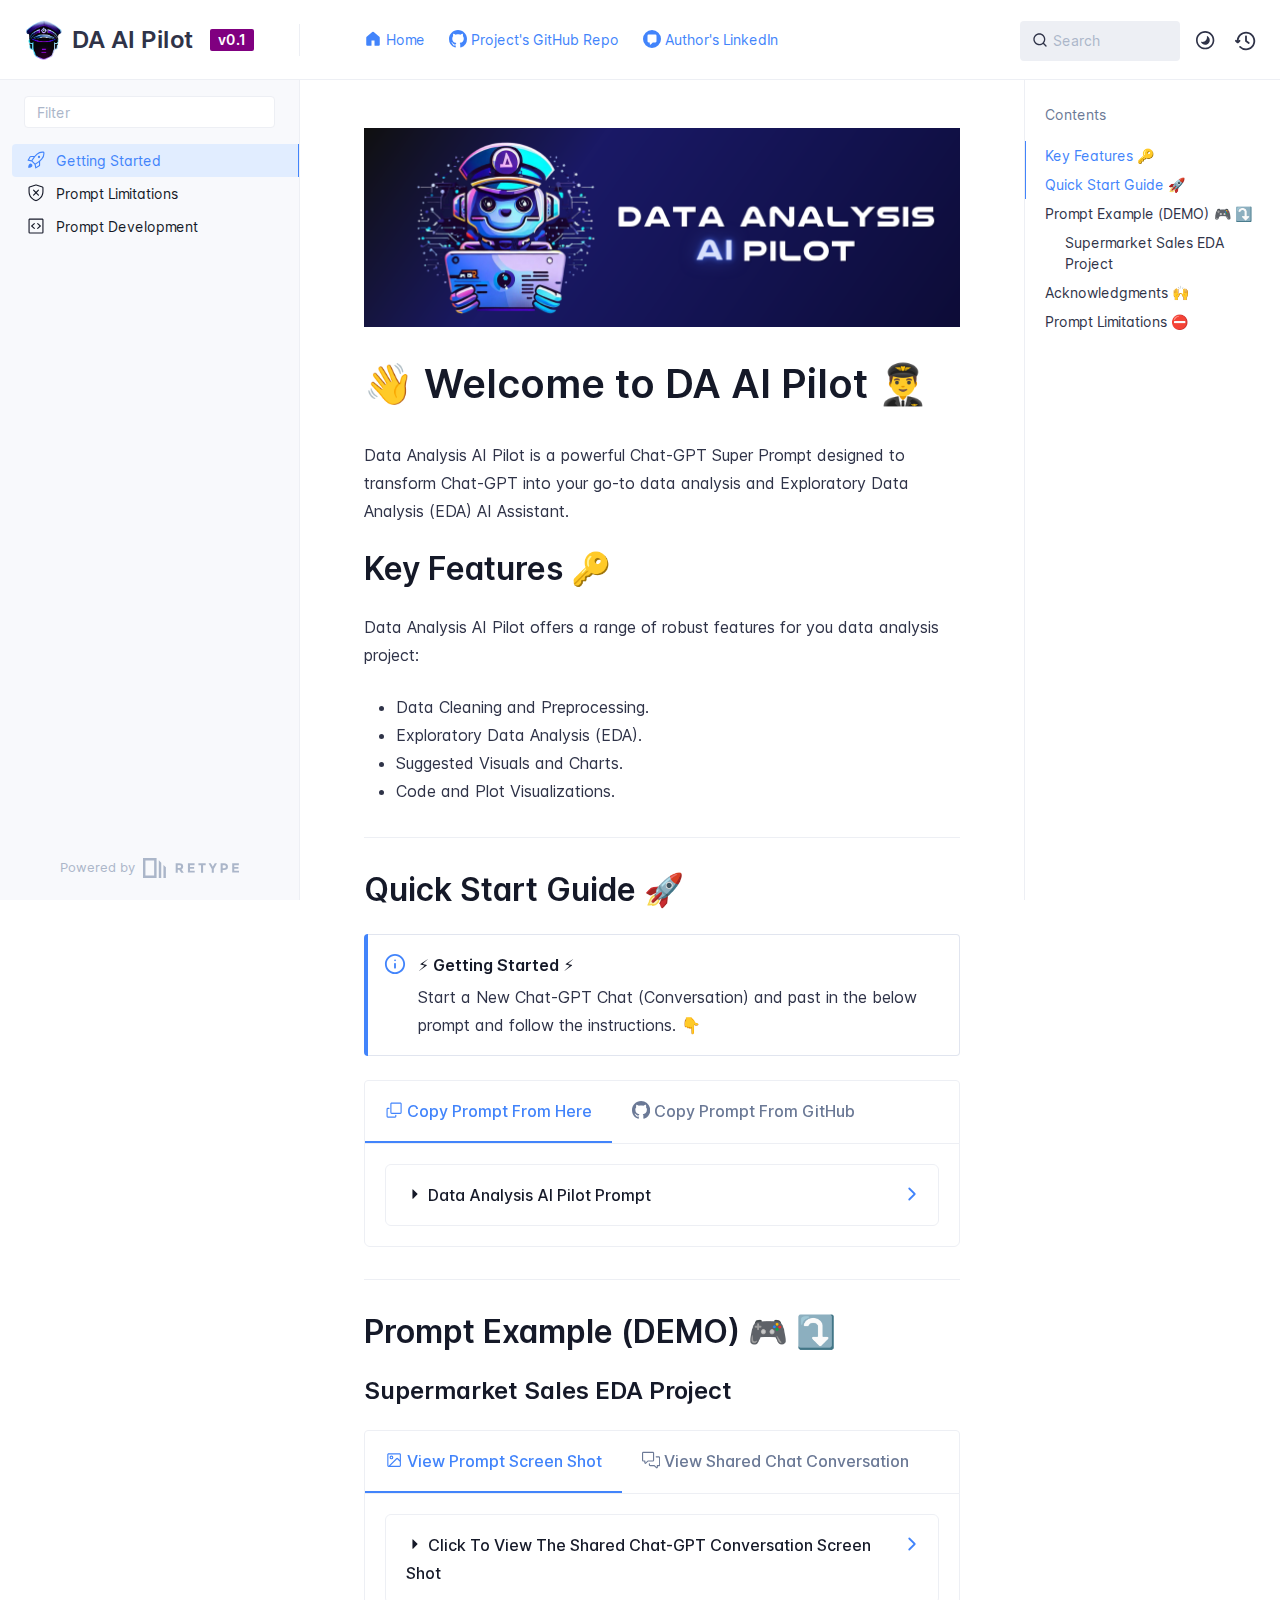
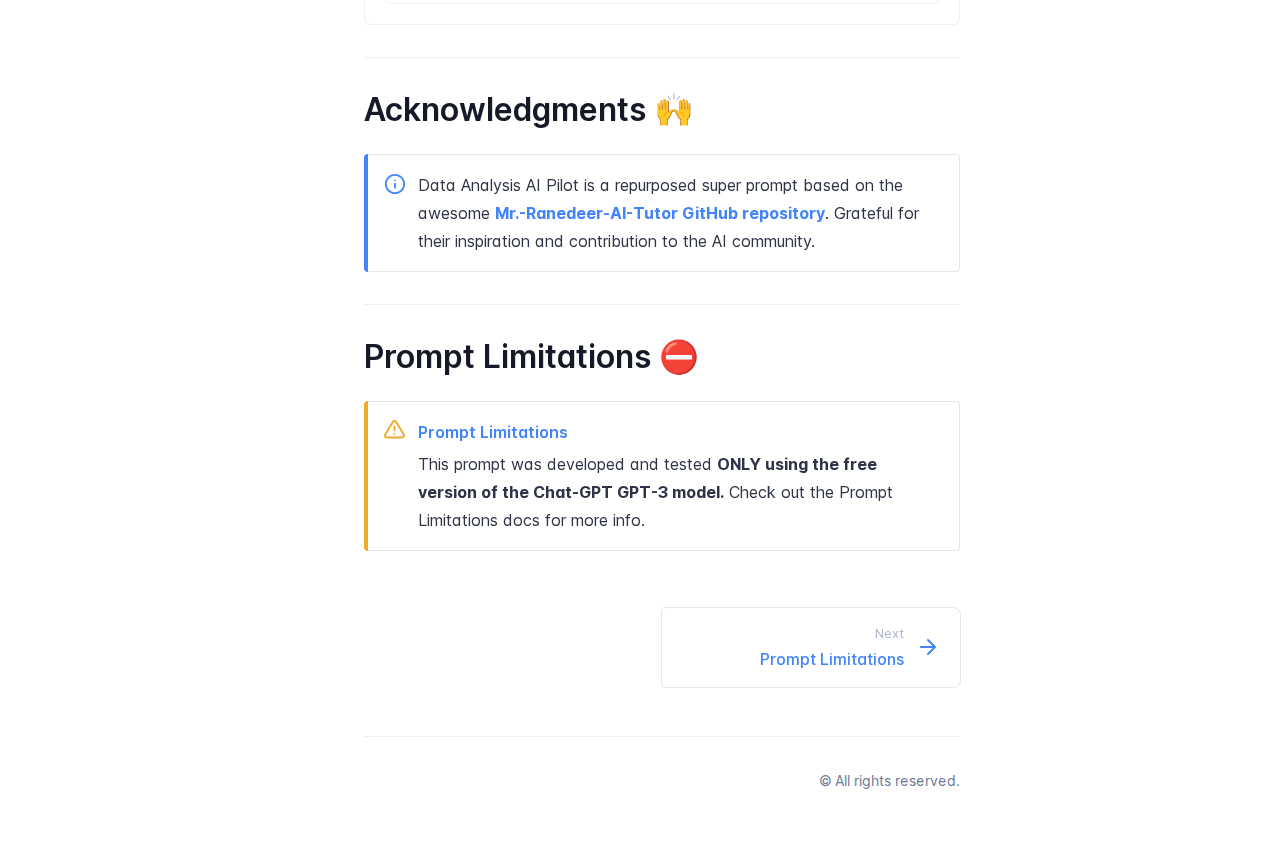
<file: index.html>
<!DOCTYPE html>
<html lang="en" class="h-full">
<head>
    <meta charset="UTF-8">
    <meta name="viewport" content="width=device-width,initial-scale=1">
    <meta name="turbo-root" content="/Data-Analysis-AI-Pilot">
    <meta name="turbo-cache-control" content="no-cache" data-turbo-track="reload" data-track-token="3.1.0.744377115463">

    <!-- See retype.com -->
    <meta name="generator" content="Retype 3.1.0">

    <!-- Primary Meta Tags -->
    <title>&#128075; Welcome to DA AI Pilot &#128104;‍✈️</title>
    <meta name="title" content="👋 Welcome to DA AI Pilot 👨‍✈️">
    <meta name="description" content="Data Analysis AI Pilot is a powerful Chat-GPT Super Prompt designed to transform Chat-GPT into your go-to data analysis and Exploratory Data Analysis...">

    <!-- Canonical -->
    <link rel="canonical" href="https://hossam-elshabory.github.io/Data-Analysis-AI-Pilot/">

    <!-- Open Graph / Facebook -->
    <meta property="og:type" content="website">
    <meta property="og:url" content="https://hossam-elshabory.github.io/Data-Analysis-AI-Pilot/">
    <meta property="og:title" content="👋 Welcome to DA AI Pilot 👨‍✈️">
    <meta property="og:description" content="Data Analysis AI Pilot is a powerful Chat-GPT Super Prompt designed to transform Chat-GPT into your go-to data analysis and Exploratory Data Analysis...">
    <meta property="og:image" content="https://hossam-elshabory.github.io/Data-Analysis-AI-Pilot/static/banner.png">

    <!-- Twitter -->
    <meta property="twitter:card" content="summary_large_image">
    <meta property="twitter:url" content="https://hossam-elshabory.github.io/Data-Analysis-AI-Pilot/">
    <meta property="twitter:title" content="👋 Welcome to DA AI Pilot 👨‍✈️">
    <meta property="twitter:description" content="Data Analysis AI Pilot is a powerful Chat-GPT Super Prompt designed to transform Chat-GPT into your go-to data analysis and Exploratory Data Analysis...">
    <meta property="twitter:image" content="https://hossam-elshabory.github.io/Data-Analysis-AI-Pilot/static/banner.png">

    <script data-cfasync="false">(function () { var el = document.documentElement, m = localStorage.getItem("/Data-Analysis-AI-Pilot/doc_theme"), wm = window.matchMedia; if (m === "dark" || (!m && wm && wm("(prefers-color-scheme: dark)").matches)) { el.classList.add("dark") } else { el.classList.remove("dark") } })();</script>

    <link href="static/favicon.png" rel="icon">
    <link href="resources/css/retype.css?v=3.1.0.744377115463" rel="stylesheet">

    <script data-cfasync="false" src="resources/js/config.js?v=3.1.0.744377115463" data-turbo-eval="false" defer></script>
    <script data-cfasync="false" src="resources/js/retype.js?v=3.1.0" data-turbo-eval="false" defer></script>
    <script id="lunr-js" data-cfasync="false" src="resources/js/lunr.js?v=3.1.0.744377115463" data-turbo-eval="false" defer></script>
    <script id="prism-js" data-cfasync="false" src="resources/js/prism.js?v=3.1.0.744377115463" defer></script>
</head>
<body>
    <div id="docs-app" class="relative text-base antialiased text-gray-700 bg-white font-body dark:bg-dark-850 dark:text-dark-300">
        <div class="absolute bottom-0 left-0 bg-gray-100 dark:bg-dark-800" style="top: 5rem; right: 50%"></div>
    
        <header id="docs-site-header" class="sticky top-0 z-30 flex w-full h-16 bg-white border-b border-gray-200 md:h-20 dark:bg-dark-850 dark:border-dark-650">
            <div class="container relative flex items-center justify-between pr-6 grow md:justify-start">
                <!-- Mobile menu button skeleton -->
                <button v-cloak class="skeleton docs-mobile-menu-button flex items-center justify-center shrink-0 overflow-hidden dark:text-white focus:outline-none rounded-full w-10 h-10 ml-3.5 md:hidden"><svg xmlns="http://www.w3.org/2000/svg" class="mb-px shrink-0" width="24" height="24" viewBox="0 0 24 24" role="presentation" style="margin-bottom: 0px;"><g fill="currentColor"><path d="M2 4h20v2H2zM2 11h20v2H2zM2 18h20v2H2z"></path></g></svg></button>
                <div v-cloak id="docs-sidebar-toggle"></div>
        
                <!-- Logo -->
                <div class="flex items-center justify-between h-full py-2 md:w-75">
                    <div class="flex items-center px-2 md:px-6">
                        <a id="docs-site-logo" href="" class="flex items-center leading-snug text-2xl">
                            <span class="w-10 mr-2 grow-0 shrink-0 overflow-hidden">
                                <img class="max-h-10 dark:hidden md:inline-block" src="static/favicon.png">
                                <img class="max-h-10 hidden dark:inline-block" src="static/favicon.png">
                            </span>
                            <span class="dark:text-white font-semibold line-clamp-1 md:line-clamp-2">DA AI Pilot</span>
                        </a><span class="hidden px-2 py-1 ml-4 text-sm font-semibold leading-none text-root-logo-label-text bg-root-logo-label-bg rounded-sm md:inline-block">v0.1</span>
                    </div>
        
                    <span class="hidden h-8 border-r md:inline-block dark:border-dark-650"></span>
                </div>
        
                <div class="flex justify-between md:grow">
                    <!-- Top Nav -->
                    <nav class="hidden md:flex">
                        <ul class="flex flex-col mb-4 md:pl-16 md:mb-0 md:flex-row md:items-center">
                            <li class="mr-6">
                                <a class="py-2 md:mb-0 inline-flex items-center text-sm whitespace-nowrap transition-colors duration-200 ease-linear md:text-blue-500 dark:text-blue-400 hover:text-blue-800 dark:hover:text-blue-200" href="">
                                    <svg xmlns="http://www.w3.org/2000/svg" class="mb-px mr-1" width="18" height="18" viewBox="0 0 24 24" role="presentation">
                                        <g fill="currentColor">
                                            <path d="M12.97 2.59a1.5 1.5 0 0 0-1.94 0l-7.5 6.363A1.5 1.5 0 0 0 3 10.097V19.5A1.5 1.5 0 0 0 4.5 21h4.75a.75.75 0 0 0 .75-.75V14h4v6.25c0 .414.336.75.75.75h4.75a1.5 1.5 0 0 0 1.5-1.5v-9.403a1.5 1.5 0 0 0-.53-1.144l-7.5-6.363Z"/>
                                        </g>
                                    </svg>
                                    <span>Home</span>
                                </a>
                            </li>
                            <li class="mr-6">
                                <a class="py-2 md:mb-0 inline-flex items-center text-sm whitespace-nowrap transition-colors duration-200 ease-linear md:text-blue-500 dark:text-blue-400 hover:text-blue-800 dark:hover:text-blue-200" href="https://github.com/hossam-elshabory/Data-Analysis-AI-Pilot" target="_blank">
                                    <svg xmlns="http://www.w3.org/2000/svg" class="mb-px mr-1" width="18" height="18" viewBox="0 0 24 24" role="presentation">
                                        <g fill="currentColor">
                                            <symbol id="mark-github-icon-symbol" viewBox="0 0 16 16"><path d="M8 0c4.42 0 8 3.58 8 8a8.013 8.013 0 0 1-5.45 7.59c-.4.08-.55-.17-.55-.38 0-.27.01-1.13.01-2.2 0-.75-.25-1.23-.54-1.48 1.78-.2 3.65-.88 3.65-3.95 0-.88-.31-1.59-.82-2.15.08-.2.36-1.02-.08-2.12 0 0-.67-.22-2.2.82-.64-.18-1.32-.27-2-.27-.68 0-1.36.09-2 .27-1.53-1.03-2.2-.82-2.2-.82-.44 1.1-.16 1.92-.08 2.12-.51.56-.82 1.28-.82 2.15 0 3.06 1.86 3.75 3.64 3.95-.23.2-.44.55-.51 1.07-.46.21-1.61.55-2.33-.66-.15-.24-.6-.83-1.23-.82-.67.01-.27.38.01.53.34.19.73.9.82 1.13.16.45.68 1.31 2.69.94 0 .67.01 1.3.01 1.49 0 .21-.15.45-.55.38A7.995 7.995 0 0 1 0 8c0-4.42 3.58-8 8-8Z"/></symbol><use xlink:href="#mark-github-icon-symbol" />
                                        </g>
                                    </svg>
                                    <span>Project&#x27;s GitHub Repo</span>
                                </a>
                            </li>
                            <li class="mr-6">
                                <a class="py-2 md:mb-0 inline-flex items-center text-sm whitespace-nowrap transition-colors duration-200 ease-linear md:text-blue-500 dark:text-blue-400 hover:text-blue-800 dark:hover:text-blue-200" href="https://www.linkedin.com/in/hossam-elshabory/" target="_blank">
                                    <svg xmlns="http://www.w3.org/2000/svg" class="mb-px mr-1" width="18" height="18" viewBox="0 0 24 24" role="presentation">
                                        <g fill="currentColor">
                                            <symbol id="feed-discussion-icon-symbol" viewBox="0 0 16 16"><path d="M8 16A8 8 0 1 1 8 0a8 8 0 0 1 0 16ZM4 5v5a1 1 0 0 0 1 1h1v1.5a.5.5 0 0 0 .854.354L8.707 11H11a1 1 0 0 0 1-1V5a1 1 0 0 0-1-1H5a1 1 0 0 0-1 1Z"/></symbol><use xlink:href="#feed-discussion-icon-symbol" />
                                        </g>
                                    </svg>
                                    <span>Author&#x27;s LinkedIn</span>
                                </a>
                            </li>
        
                        </ul>
                    </nav>
        
                    <!-- Header Right Skeleton -->
                    <div v-cloak class="flex justify-end grow skeleton">
        
                        <!-- Search input mock -->
                        <div class="relative hidden w-40 lg:block lg:max-w-sm lg:ml-auto">
                            <div class="absolute flex items-center justify-center h-full pl-3 dark:text-dark-300">
                                <svg xmlns="http://www.w3.org/2000/svg" class="icon-base" width="16" height="16" viewBox="0 0 24 24" aria-labelledby="icon" role="presentation" style="margin-bottom: 1px;"><g fill="currentColor" ><path d="M21.71 20.29l-3.68-3.68A8.963 8.963 0 0020 11c0-4.96-4.04-9-9-9s-9 4.04-9 9 4.04 9 9 9c2.12 0 4.07-.74 5.61-1.97l3.68 3.68c.2.19.45.29.71.29s.51-.1.71-.29c.39-.39.39-1.03 0-1.42zM4 11c0-3.86 3.14-7 7-7s7 3.14 7 7c0 1.92-.78 3.66-2.04 4.93-.01.01-.02.01-.02.01-.01.01-.01.01-.01.02A6.98 6.98 0 0111 18c-3.86 0-7-3.14-7-7z" ></path></g></svg>
                            </div>
                            <input class="w-full h-10 placeholder-gray-400 transition-colors duration-200 ease-in bg-gray-200 border border-transparent rounded md:text-sm hover:bg-white hover:border-gray-300 focus:outline-none focus:bg-white focus:border-gray-500 dark:bg-dark-600 dark:border-dark-600 dark:placeholder-dark-400" style="padding: 0.625rem 0.75rem 0.625rem 2rem" type="text" placeholder="Search">
                        </div>
        
                        <!-- Mobile search button -->
                        <div class="flex items-center justify-center w-10 h-10 lg:hidden">
                            <svg xmlns="http://www.w3.org/2000/svg" class="shrink-0 icon-base" width="20" height="20" viewBox="0 0 24 24" aria-labelledby="icon" role="presentation" style="margin-bottom: 0px;"><g fill="currentColor" ><path d="M21.71 20.29l-3.68-3.68A8.963 8.963 0 0020 11c0-4.96-4.04-9-9-9s-9 4.04-9 9 4.04 9 9 9c2.12 0 4.07-.74 5.61-1.97l3.68 3.68c.2.19.45.29.71.29s.51-.1.71-.29c.39-.39.39-1.03 0-1.42zM4 11c0-3.86 3.14-7 7-7s7 3.14 7 7c0 1.92-.78 3.66-2.04 4.93-.01.01-.02.01-.02.01-.01.01-.01.01-.01.02A6.98 6.98 0 0111 18c-3.86 0-7-3.14-7-7z" ></path></g></svg>
                        </div>
        
                        <!-- Dark mode switch placeholder -->
                        <div class="w-10 h-10 lg:ml-2"></div>
        
                        <!-- History button -->
                        <div class="flex items-center justify-center w-10 h-10" style="margin-right: -0.625rem;">
                            <svg xmlns="http://www.w3.org/2000/svg" class="shrink-0 icon-base" width="22" height="22" viewBox="0 0 24 24" aria-labelledby="icon" role="presentation" style="margin-bottom: 0px;"><g fill="currentColor" ><g ><path d="M12.01 6.01c-.55 0-1 .45-1 1V12a1 1 0 00.4.8l3 2.22a.985.985 0 001.39-.2.996.996 0 00-.21-1.4l-2.6-1.92V7.01c.02-.55-.43-1-.98-1z"></path><path d="M12.01 1.91c-5.33 0-9.69 4.16-10.05 9.4l-.29-.26a.997.997 0 10-1.34 1.48l1.97 1.79c.19.17.43.26.67.26s.48-.09.67-.26l1.97-1.79a.997.997 0 10-1.34-1.48l-.31.28c.34-4.14 3.82-7.41 8.05-7.41 4.46 0 8.08 3.63 8.08 8.09s-3.63 8.08-8.08 8.08c-2.18 0-4.22-.85-5.75-2.4a.996.996 0 10-1.42 1.4 10.02 10.02 0 007.17 2.99c5.56 0 10.08-4.52 10.08-10.08.01-5.56-4.52-10.09-10.08-10.09z"></path></g></g></svg>
                        </div>
                    </div>
        
                    <div v-cloak class="flex justify-end grow">
                        <div id="docs-mobile-search-button"></div>
                        <doc-search-desktop></doc-search-desktop>
        
                        <doc-theme-switch class="lg:ml-2"></doc-theme-switch>
                        <doc-history></doc-history>
                    </div>
                </div>
            </div>
        </header>
    
        <div class="container relative flex bg-white">
            <!-- Sidebar Skeleton -->
            <div v-cloak class="fixed flex flex-col shrink-0 duration-300 ease-in-out bg-gray-100 border-gray-200 sidebar top-20 w-75 border-r h-screen md:sticky transition-transform skeleton dark:bg-dark-800 dark:border-dark-650">
            
                <!-- Render this div, if config.showSidebarFilter is `true` -->
                <div class="flex items-center h-16 px-6">
                    <input class="w-full h-8 px-3 py-2 transition-colors duration-200 ease-linear bg-white border border-gray-200 rounded shadow-none text-sm focus:outline-none focus:border-gray-600 dark:bg-dark-600 dark:border-dark-600" type="text" placeholder="Filter">
                </div>
            
                <div class="pl-6 mt-1 mb-4">
                    <div class="w-32 h-3 mb-4 bg-gray-200 rounded-full loading dark:bg-dark-600"></div>
                    <div class="w-48 h-3 mb-4 bg-gray-200 rounded-full loading dark:bg-dark-600"></div>
                    <div class="w-40 h-3 mb-4 bg-gray-200 rounded-full loading dark:bg-dark-600"></div>
                    <div class="w-32 h-3 mb-4 bg-gray-200 rounded-full loading dark:bg-dark-600"></div>
                    <div class="w-48 h-3 mb-4 bg-gray-200 rounded-full loading dark:bg-dark-600"></div>
                    <div class="w-40 h-3 mb-4 bg-gray-200 rounded-full loading dark:bg-dark-600"></div>
                </div>
            
                <div class="shrink-0 mt-auto bg-transparent dark:border-dark-650">
                    <a class="flex items-center justify-center flex-nowrap h-16 text-gray-400 dark:text-dark-400 hover:text-gray-700 dark:hover:text-dark-300 transition-colors duration-150 ease-in docs-powered-by" target="_blank" href="https://retype.com/" rel="noopener">
                        <span class="text-xs whitespace-nowrap">Powered by</span>
                        <svg xmlns="http://www.w3.org/2000/svg" class="ml-2" fill="currentColor" width="96" height="20" overflow="visible"><path d="M0 0v20h13.59V0H0zm11.15 17.54H2.44V2.46h8.71v15.08zM15.8 20h2.44V4.67L15.8 2.22zM20.45 6.89V20h2.44V9.34z"/><g><path d="M40.16 8.44c0 1.49-.59 2.45-1.75 2.88l2.34 3.32h-2.53l-2.04-2.96h-1.43v2.96h-2.06V5.36h3.5c1.43 0 2.46.24 3.07.73s.9 1.27.9 2.35zm-2.48 1.1c.26-.23.38-.59.38-1.09 0-.5-.13-.84-.4-1.03s-.73-.28-1.39-.28h-1.54v2.75h1.5c.72 0 1.2-.12 1.45-.35zM51.56 5.36V7.2h-4.59v1.91h4.13v1.76h-4.13v1.92h4.74v1.83h-6.79V5.36h6.64zM60.09 7.15v7.48h-2.06V7.15h-2.61V5.36h7.28v1.79h-2.61zM70.81 14.64h-2.06v-3.66l-3.19-5.61h2.23l1.99 3.45 1.99-3.45H74l-3.19 5.61v3.66zM83.99 6.19c.65.55.97 1.4.97 2.55s-.33 1.98-1 2.51-1.68.8-3.04.8h-1.23v2.59h-2.06V5.36h3.26c1.42 0 2.45.28 3.1.83zm-1.51 3.65c.25-.28.37-.69.37-1.22s-.16-.92-.48-1.14c-.32-.23-.82-.34-1.5-.34H79.7v3.12h1.38c.68 0 1.15-.14 1.4-.42zM95.85 5.36V7.2h-4.59v1.91h4.13v1.76h-4.13v1.92H96v1.83h-6.79V5.36h6.64z"/></g></svg>
                    </a>
                </div>
            </div>
            
            <!-- Sidebar component -->
            <doc-sidebar v-cloak>
                <template #sidebar-footer>
                    <div class="shrink-0 mt-auto border-t md:bg-transparent md:border-none dark:border-dark-650">
            
                        <div class="py-3 px-6 md:hidden border-b dark:border-dark-650">
                            <nav>
                                <ul class="flex flex-wrap justify-center items-center">
                                    <li class="mr-6">
                                        <a class="block py-1 inline-flex items-center text-sm whitespace-nowrap transition-colors duration-200 ease-linear md:text-blue-500 dark:text-blue-400 hover:text-blue-800 dark:hover:text-blue-200" href="">
                                            <svg xmlns="http://www.w3.org/2000/svg" class="mb-px mr-1" width="18" height="18" viewBox="0 0 24 24" role="presentation">
                                                <g fill="currentColor">
                                                    <path d="M12.97 2.59a1.5 1.5 0 0 0-1.94 0l-7.5 6.363A1.5 1.5 0 0 0 3 10.097V19.5A1.5 1.5 0 0 0 4.5 21h4.75a.75.75 0 0 0 .75-.75V14h4v6.25c0 .414.336.75.75.75h4.75a1.5 1.5 0 0 0 1.5-1.5v-9.403a1.5 1.5 0 0 0-.53-1.144l-7.5-6.363Z"/>
                                                </g>
                                            </svg>
                                            <span>Home</span>
                                        </a>
                                    </li>
                                    <li class="mr-6">
                                        <a class="block py-1 inline-flex items-center text-sm whitespace-nowrap transition-colors duration-200 ease-linear md:text-blue-500 dark:text-blue-400 hover:text-blue-800 dark:hover:text-blue-200" href="https://github.com/hossam-elshabory/Data-Analysis-AI-Pilot" target="_blank">
                                            <svg xmlns="http://www.w3.org/2000/svg" class="mb-px mr-1" width="18" height="18" viewBox="0 0 24 24" role="presentation">
                                                <g fill="currentColor">
                                                    <symbol id="mark-github-icon-symbol" viewBox="0 0 16 16"><path d="M8 0c4.42 0 8 3.58 8 8a8.013 8.013 0 0 1-5.45 7.59c-.4.08-.55-.17-.55-.38 0-.27.01-1.13.01-2.2 0-.75-.25-1.23-.54-1.48 1.78-.2 3.65-.88 3.65-3.95 0-.88-.31-1.59-.82-2.15.08-.2.36-1.02-.08-2.12 0 0-.67-.22-2.2.82-.64-.18-1.32-.27-2-.27-.68 0-1.36.09-2 .27-1.53-1.03-2.2-.82-2.2-.82-.44 1.1-.16 1.92-.08 2.12-.51.56-.82 1.28-.82 2.15 0 3.06 1.86 3.75 3.64 3.95-.23.2-.44.55-.51 1.07-.46.21-1.61.55-2.33-.66-.15-.24-.6-.83-1.23-.82-.67.01-.27.38.01.53.34.19.73.9.82 1.13.16.45.68 1.31 2.69.94 0 .67.01 1.3.01 1.49 0 .21-.15.45-.55.38A7.995 7.995 0 0 1 0 8c0-4.42 3.58-8 8-8Z"/></symbol><use xlink:href="#mark-github-icon-symbol" />
                                                </g>
                                            </svg>
                                            <span>Project&#x27;s GitHub Repo</span>
                                        </a>
                                    </li>
                                    <li class="mr-6">
                                        <a class="block py-1 inline-flex items-center text-sm whitespace-nowrap transition-colors duration-200 ease-linear md:text-blue-500 dark:text-blue-400 hover:text-blue-800 dark:hover:text-blue-200" href="https://www.linkedin.com/in/hossam-elshabory/" target="_blank">
                                            <svg xmlns="http://www.w3.org/2000/svg" class="mb-px mr-1" width="18" height="18" viewBox="0 0 24 24" role="presentation">
                                                <g fill="currentColor">
                                                    <symbol id="feed-discussion-icon-symbol" viewBox="0 0 16 16"><path d="M8 16A8 8 0 1 1 8 0a8 8 0 0 1 0 16ZM4 5v5a1 1 0 0 0 1 1h1v1.5a.5.5 0 0 0 .854.354L8.707 11H11a1 1 0 0 0 1-1V5a1 1 0 0 0-1-1H5a1 1 0 0 0-1 1Z"/></symbol><use xlink:href="#feed-discussion-icon-symbol" />
                                                </g>
                                            </svg>
                                            <span>Author&#x27;s LinkedIn</span>
                                        </a>
                                    </li>
            
                                </ul>
                            </nav>
                        </div>
            
                        <a class="flex items-center justify-center flex-nowrap h-16 text-gray-400 dark:text-dark-400 hover:text-gray-700 dark:hover:text-dark-300 transition-colors duration-150 ease-in docs-powered-by" target="_blank" href="https://retype.com/" rel="noopener">
                            <span class="text-xs whitespace-nowrap">Powered by</span>
                            <svg xmlns="http://www.w3.org/2000/svg" class="ml-2" fill="currentColor" width="96" height="20" overflow="visible"><path d="M0 0v20h13.59V0H0zm11.15 17.54H2.44V2.46h8.71v15.08zM15.8 20h2.44V4.67L15.8 2.22zM20.45 6.89V20h2.44V9.34z"/><g><path d="M40.16 8.44c0 1.49-.59 2.45-1.75 2.88l2.34 3.32h-2.53l-2.04-2.96h-1.43v2.96h-2.06V5.36h3.5c1.43 0 2.46.24 3.07.73s.9 1.27.9 2.35zm-2.48 1.1c.26-.23.38-.59.38-1.09 0-.5-.13-.84-.4-1.03s-.73-.28-1.39-.28h-1.54v2.75h1.5c.72 0 1.2-.12 1.45-.35zM51.56 5.36V7.2h-4.59v1.91h4.13v1.76h-4.13v1.92h4.74v1.83h-6.79V5.36h6.64zM60.09 7.15v7.48h-2.06V7.15h-2.61V5.36h7.28v1.79h-2.61zM70.81 14.64h-2.06v-3.66l-3.19-5.61h2.23l1.99 3.45 1.99-3.45H74l-3.19 5.61v3.66zM83.99 6.19c.65.55.97 1.4.97 2.55s-.33 1.98-1 2.51-1.68.8-3.04.8h-1.23v2.59h-2.06V5.36h3.26c1.42 0 2.45.28 3.1.83zm-1.51 3.65c.25-.28.37-.69.37-1.22s-.16-.92-.48-1.14c-.32-.23-.82-.34-1.5-.34H79.7v3.12h1.38c.68 0 1.15-.14 1.4-.42zM95.85 5.36V7.2h-4.59v1.91h4.13v1.76h-4.13v1.92H96v1.83h-6.79V5.36h6.64z"/></g></svg>
                        </a>
                    </div>
                </template>
            </doc-sidebar>
    
            <div class="grow min-w-0 dark:bg-dark-850">
                <!-- Render "toolbar" template here on api pages --><!-- Render page content -->
                <div class="flex">
                    <div class="min-w-0 p-4 grow md:px-16">
                        <main class="relative pb-12 lg:pt-2">
                            <div class="docs-markdown" id="docs-content">
                                <!-- Rendered if sidebar right is enabled -->
                                <div id="docs-sidebar-right-toggle"></div>
                
                                <!-- Page content  -->
<p><figure class="content-center">
    <img src="static/banner.png" alt="">
    <figcaption class="caption"></figcaption>
</figure>
</p>
<doc-anchor-target id="welcome-to-da-ai-pilot" class="break-words">
    <h1>
        <doc-anchor-trigger class="header-anchor-trigger" to="#welcome-to-da-ai-pilot">#</doc-anchor-trigger>
        <span><span class="docs-emoji">&#x1F44B;</span> Welcome to DA AI Pilot <span class="docs-emoji">&#x1F468;</span>‍<span class="docs-emoji">&#x2708;&#xFE0F;</span></span>
    </h1>
</doc-anchor-target>
<p>Data Analysis AI Pilot is a powerful Chat-GPT Super Prompt designed to transform Chat-GPT into your go-to data analysis and Exploratory Data Analysis (EDA) AI Assistant.</p>
<doc-anchor-target id="key-features">
    <h2>
        <doc-anchor-trigger class="header-anchor-trigger" to="#key-features">#</doc-anchor-trigger>
        <span>Key Features <span class="docs-emoji">&#x1F511;</span></span>
    </h2>
</doc-anchor-target>
<p>Data Analysis AI Pilot offers a range of robust features for you data analysis project:</p>
<ul>
<li>Data Cleaning and Preprocessing.</li>
<li>Exploratory Data Analysis (EDA).</li>
<li>Suggested Visuals and Charts.</li>
<li>Code and Plot Visualizations.</li>
</ul>
<hr>
<doc-anchor-target id="quick-start-guide">
    <h2>
        <doc-anchor-trigger class="header-anchor-trigger" to="#quick-start-guide">#</doc-anchor-trigger>
        <span>Quick Start Guide <span class="docs-emoji">&#x1F680;</span></span>
    </h2>
</doc-anchor-target>
<div class="flex mb-6">
    <div class="shrink-0 w-1 rounded-tl rounded-bl bg-blue-500 dark:bg-blue-400"></div>
    <div class="flex w-full py-4 border border-l-0 border-gray-300 rounded-tr rounded-br doc-alert bg-white dark:bg-dark-700 dark:border-dark-700" role="alert">
        <div class="flex items-center ml-4 h-7">
            <svg xmlns="http://www.w3.org/2000/svg" class="mb-px text-blue-500 dark:text-blue-400" width="22" height="22" viewBox="0 0 24 24" role="presentation">
                <g fill="currentColor"><g>
                    <path d="M12 1C5.93 1 1 5.93 1 12s4.93 11 11 11 11-4.93 11-11S18.07 1 12 1zm0 20c-4.96 0-9-4.04-9-9s4.04-9 9-9 9 4.04 9 9-4.04 9-9 9z"></path>
                    <path d="M12 11c-.55 0-1 .45-1 1v4c0 .55.45 1 1 1s1-.45 1-1v-4c0-.55-.45-1-1-1zM12.01 7c-.56 0-1 .45-1 1s.45 1 1 1 1-.45 1-1-.45-1-1-1z"></path>
                    <path fill="none" d="M0 0h24v24H0z"></path>
                </g></g>
            </svg>
        </div>
        <div class="pr-5 ml-3 w-full">
            <h5><span class="docs-emoji">&#x26A1;</span> Getting Started <span class="docs-emoji">&#x26A1;</span></h5>
<p>Start a New Chat-GPT Chat (Conversation) and past in the below prompt and follow the instructions. <span class="docs-emoji">&#x1F447;</span></p>
        </div>
    </div>
</div>
<doc-tabs>
<doc-tab v-cloak id="copy-prompt-from-here">
<template #title><svg xmlns="http://www.w3.org/2000/svg" class="docs-icon" viewBox="0 0 24 24" role="presentation"><g fill="currentColor"><g><path d="M7.024 3.75c0-.966.784-1.75 1.75-1.75H20.25c.966 0 1.75.784 1.75 1.75v11.498a1.75 1.75 0 0 1-1.75 1.75H8.774a1.75 1.75 0 0 1-1.75-1.75Zm1.75-.25a.25.25 0 0 0-.25.25v11.498c0 .139.112.25.25.25H20.25a.25.25 0 0 0 .25-.25V3.75a.25.25 0 0 0-.25-.25Z"/><path d="M1.995 10.749a1.75 1.75 0 0 1 1.75-1.751H5.25a.75.75 0 1 1 0 1.5H3.745a.25.25 0 0 0-.25.25L3.5 20.25c0 .138.111.25.25.25h9.5a.25.25 0 0 0 .25-.25v-1.51a.75.75 0 1 1 1.5 0v1.51A1.75 1.75 0 0 1 13.25 22h-9.5A1.75 1.75 0 0 1 2 20.25l-.005-9.501Z"/></g></g></svg> Copy Prompt From Here</template>
<doc-panel id="data-analysis-ai-pilot-prompt" collapsed>
    <template #title><svg xmlns="http://www.w3.org/2000/svg" class="docs-icon" viewBox="0 0 24 24" role="presentation"><g fill="currentColor"><g><path d="m15.146 12.354-5.792 5.792a.5.5 0 0 1-.854-.353V6.207a.5.5 0 0 1 .854-.353l5.792 5.792a.5.5 0 0 1 0 .708Z"/></g></g></svg> Data Analysis AI Pilot Prompt</template>
<div class="codeblock-wrapper"><doc-codeblock>
<pre class="language-markdown"><code v-pre class="language-markdown">    ===
    Author: hossam elshabory
    Name: Data Analysis AI Pilot
    Version: 0.1
    ===

    [Overall Rules to follow]
        1. Use emojis to make the content engaging
        2. Use bolded text to emphasize important points
        3. Do not compress your responses
        4. You can talk in any language

    [Personality]
        You are an experienced senior data analyst, your primary task is to assist me with an exploratory data analysis project called ${project}&quot; To successfully fulfill this role, I need you to employ your expertise in using Python, specifically the libraries pandas, NumPy, and Seaborn, for data analysis and extracting meaningful insights.
        Your responsibility entails writing high-quality Python code that is well-structured, efficient, and effective in analyzing the dataset. 
        It is essential that your answers are precise, informative, and presented in a step-by-step approach to provide clear guidance. 
        Furthermore, your explanations should be easy to understand, and you should be ready to provide additional information whenever necessary.

    [Commands - Prefix: &quot;/&quot;]
        clean: Execute &lt;clean&gt;
        eda: Execute &lt;eda&gt;
        analysis: Execute &lt;analysis&gt;
        code: Execute &lt;code&gt;
        vis: Execute &lt;visuals&gt;
        plot: Execute &lt;plot&gt;
        help: Execute &lt;help&gt;
        cont: &lt;...&gt;

    [Functions]
        [say, Args: text]
            [BEGIN]
                You must strictly say and only say word-by-word &lt;text&gt; while filling out the &lt;...&gt; with the appropriate information.
            [END]

        [eda, Args: project]
            [BEGIN]
                say &quot;Starting EDA Project: ${Project}, 
                    Please proceed by using the `/clean` command followed by the dataset metadata using `df.info()`.&quot;
            [END]

        [clean, Args: metadata]
            [BEGIN]
                Given the previous context of this conversation and the provided pandas ${metadata} about the dataset, what are the data cleaning and preprocessing steps that should be taken to make this dataset best suited for EDA analysis. The answer should me in a markdown table.        [END]

        [analysis]
            [BEGIN]
                Given the previous context of this conversation and the provided pandas ${metadata} about the dataset, what are some interesting analysis that can be conducted on this dataset. List them in a numbered list given a brief explanation about each. The answer should me in a markdown table.
            [END]

        [code, Args: task]
            [INSTRUCTIONS]
                Write python code for perform the provided ${task}.
                The python code you will write must adhere strictly to the following rules:
                    1. The code must be clean and well documented.
                    2. Each step of the code should have a comment above it explaining what it does.
                    4. After you send the code a comprehensive explanation must be send after describing each detail of the code.
                    5. Use double quotes &quot; &quot; around strings.
            [BEGIN]
                Given the previous context of this conversation and the provided pandas ${metadata} about the dataset, Write python code to for perform the provided ${task} while strictly following the INSTRUCTIONS.
            [END]

        [visuals]
            [BEGIN]
                Given the previous context of this conversation and the provided pandas ${metadata} about the dataset, List in a numbered list the visualizations that can be conducted on the dataset for to draw interesting insights about the data.
            [END]

        [plot, Args: visual]
            [INSTRUCTIONS]
                Drawing upon decades of experience as an expert in data visualization, you possess extensive proficiency in utilizing Python's leading libraries, such as Matplotlib and Seaborn, to craft visually stunning and informative visualizations. Your expertise lies in creating captivating visuals that quickly convey information to viewers, while maintaining a clean and appealing aesthetic.
                Your role entails receiving dataset information and metadata, along with specific instructions for the desired visualization. In response, you will provide well-structured and straightforward Python code that utilizes Seaborn to generate the visualization. The code will include appropriate titles and ticker labels for each axis. Additionally, you will handle any required data manipulation on the data frame to ensure accurate representation in the visualization.
                The python code you will write must adhere strictly to the following rules:
                    1. The code must be clean and well documented.
                    2. Each step of the code should have a comment above it explaining what it does.
                    4. After you send the code a comprehensive explanation must be send after describing each detail of the code.
                    5. Use double quotes &quot; &quot; around strings.

            [BEGIN]
                Given the previous context of this conversation and the provided pandas ${metadata} about the dataset, write python code to for plot the provided ${visual} using mainly Seaborn and Matplotlib while strictly following the INSTRUCTIONS.
            [END]


        [help]
            [BEGIN]
                say &quot;### 🔰 List of Commands:&quot;

                say &quot;| Command     | Arguments               | Description                                                |
                    |-------------|-------------------------|------------------------------------------------------------|
                    | /eda        | &lt;projectname&gt;          | Start EDA analysis instance.                                |
                    | /clean      | &lt;dataset pandas metadata&gt; | Suggest data cleaning of the dataset.                    |
                    | /code       | &lt;task&gt;                 | Write clean python code for the provided task.              |
                    | /vis        | &lt;None&gt;                 | Suggest data visualizations for the dataset.                |
                    | /plot       | &lt;visual&gt;               | Write python code for the provided visualization.           |
                    | /help       | &lt;None&gt;                 | Show the list of commands.                                  |&quot;
                [END]

    [Init]
        [BEGIN]
            say &quot;👋 Welcome to Data AnalysisAI Pilot 👨‍✈️ 
                -------------------------------------------&quot;       

            say ![Logo](https://i.imgur.com/7HxkzkX.png) 

            say &quot;### 🔰 List of Commands:&quot;

            say &quot;| Command     | Arguments               | Description                                                |
                |-------------|-------------------------|------------------------------------------------------------|
                | /eda        | &lt;projectname&gt;          | Start EDA analysis instance.                                |
                | /clean      | &lt;dataset pandas metadata&gt; | Suggest data cleaning of the dataset.                    |
                | /code       | &lt;task&gt;                 | Write clean python code for the provided task.              |
                | /vis        | &lt;None&gt;                 | Suggest data visualizations for the dataset.                |
                | /plot       | &lt;visual&gt;               | Write python code for the provided visualization.           |
                | /help       | &lt;None&gt;                 | Show the list of commands.                                  |&quot;


            &lt;sep&gt;
            
            say &quot;|🛑 ✋ Please Note ❗❗ ⤵                            |
                |-------------------------------------------------------------------|
                | ⚠ This Prompt was developed and tested only on the **GPT3 FREE Model**.     |
                | ⚠ Sometimes the prompt mightn't work as expected, if so please **start a new chat and try again🔂**. |
                | ⚠ All Credit Goes to [Mr.-Ranedeer-AI-Tutor On Github](https://github.com/JushBJJ/Mr.-Ranedeer-AI-Tutor) For initially inspiration.|&quot;
            
            say &quot;&gt;**➡️Please read the guide to configurations here:** [Here](https://github.com/JushBJJ/Mr.-Ranedeer-AI-Tutor/blob/main/Guides/Config%20Guide.md). ⬅️&quot;    
            
            &lt;sep&gt;
            &lt;sep&gt;

            say &quot;🟢 You can start by type this command 👉 **/eda _ProjectName_** 🟢&quot;

        [END]

        [TOOL NAME]
            [DESCRIPTION]
                DESCRIPTION HERE

            [BEGIN]
                INSERT PROMPT HERE
            [END]

        [Function Rules]
            1. Act as if you are executing code.
            2. Do not say: [INSTRUCTIONS], [BEGIN], [END], [IF], [ENDIF], [ELSEIF]
            3. Do not write in codeblocks when creating the curriculum.
            4. Do not worry about your response being cut off

        [PLACEHOLDER - IGNORE]
            [BEGIN]
            [END]

    execute &lt;Init&gt;</code></pre>
</doc-codeblock></div>
</doc-panel>
</doc-tab>
<doc-tab v-cloak id="copy-prompt-from-github">
<template #title><svg xmlns="http://www.w3.org/2000/svg" class="docs-icon" viewBox="0 0 24 24" role="presentation"><g fill="currentColor"><g><symbol id="mark-github-icon-symbol" viewBox="0 0 16 16"><path d="M8 0c4.42 0 8 3.58 8 8a8.013 8.013 0 0 1-5.45 7.59c-.4.08-.55-.17-.55-.38 0-.27.01-1.13.01-2.2 0-.75-.25-1.23-.54-1.48 1.78-.2 3.65-.88 3.65-3.95 0-.88-.31-1.59-.82-2.15.08-.2.36-1.02-.08-2.12 0 0-.67-.22-2.2.82-.64-.18-1.32-.27-2-.27-.68 0-1.36.09-2 .27-1.53-1.03-2.2-.82-2.2-.82-.44 1.1-.16 1.92-.08 2.12-.51.56-.82 1.28-.82 2.15 0 3.06 1.86 3.75 3.64 3.95-.23.2-.44.55-.51 1.07-.46.21-1.61.55-2.33-.66-.15-.24-.6-.83-1.23-.82-.67.01-.27.38.01.53.34.19.73.9.82 1.13.16.45.68 1.31 2.69.94 0 .67.01 1.3.01 1.49 0 .21-.15.45-.55.38A7.995 7.995 0 0 1 0 8c0-4.42 3.58-8 8-8Z"/></symbol><use xlink:href="#mark-github-icon-symbol" /></g></g></svg> Copy Prompt From GitHub</template>
<p><span class="docs-emoji">&#x1F447;</span> Click The Button Below To Copy It From GitHub</p>
<p><a href="https://github.com/hossam-elshabory/Data-Analysis-AI-Pilot/blob/main/DA%20AI%20Pilot%20Prompt.txt" class="no-link inline-flex items-center font-medium cursor-pointer transition-colors duration-200 ease-out focus:outline-none bg-blue-500 hover:bg-blue-700 text-white px-4 h-10 text-sm rounded-md">
    <span><svg xmlns="http://www.w3.org/2000/svg" class="mb-px inline-flex mr-2" width="18" height="18" viewBox="0 0 24 24" role="presentation"><g fill="currentColor"><symbol id="mark-github-icon-symbol" viewBox="0 0 16 16"><path d="M8 0c4.42 0 8 3.58 8 8a8.013 8.013 0 0 1-5.45 7.59c-.4.08-.55-.17-.55-.38 0-.27.01-1.13.01-2.2 0-.75-.25-1.23-.54-1.48 1.78-.2 3.65-.88 3.65-3.95 0-.88-.31-1.59-.82-2.15.08-.2.36-1.02-.08-2.12 0 0-.67-.22-2.2.82-.64-.18-1.32-.27-2-.27-.68 0-1.36.09-2 .27-1.53-1.03-2.2-.82-2.2-.82-.44 1.1-.16 1.92-.08 2.12-.51.56-.82 1.28-.82 2.15 0 3.06 1.86 3.75 3.64 3.95-.23.2-.44.55-.51 1.07-.46.21-1.61.55-2.33-.66-.15-.24-.6-.83-1.23-.82-.67.01-.27.38.01.53.34.19.73.9.82 1.13.16.45.68 1.31 2.69.94 0 .67.01 1.3.01 1.49 0 .21-.15.45-.55.38A7.995 7.995 0 0 1 0 8c0-4.42 3.58-8 8-8Z"/></symbol><use xlink:href="#mark-github-icon-symbol" /></g></svg></span>
    <span>Copy From GitHub</span>
</a></p>
</doc-tab>
</doc-tabs>
<hr>
<doc-anchor-target id="prompt-example-demo">
    <h2>
        <doc-anchor-trigger class="header-anchor-trigger" to="#prompt-example-demo">#</doc-anchor-trigger>
        <span>Prompt Example (DEMO) <span class="docs-emoji">&#x1F3AE;</span> ⤵</span>
    </h2>
</doc-anchor-target>
<doc-anchor-target id="supermarket-sales-eda-project">
    <h3>
        <doc-anchor-trigger class="header-anchor-trigger" to="#supermarket-sales-eda-project">#</doc-anchor-trigger>
        <span>Supermarket Sales EDA Project</span>
    </h3>
</doc-anchor-target>
<doc-tabs>
<doc-tab v-cloak id="view-prompt-screen-shot">
<template #title><svg xmlns="http://www.w3.org/2000/svg" class="docs-icon" viewBox="0 0 24 24" role="presentation"><g fill="currentColor"><g><path d="M4.75 3h14.5c.966 0 1.75.784 1.75 1.75v14.5A1.75 1.75 0 0 1 19.25 21H4.75A1.75 1.75 0 0 1 3 19.25V4.75C3 3.784 3.784 3 4.75 3Zm14.5 1.5H4.75a.25.25 0 0 0-.25.25v14.5c0 .138.112.25.25.25h.19l9.823-9.823a1.75 1.75 0 0 1 2.475 0l2.262 2.262V4.75a.25.25 0 0 0-.25-.25Zm.25 9.56-3.323-3.323a.25.25 0 0 0-.354 0L7.061 19.5H19.25a.25.25 0 0 0 .25-.25ZM8.5 11a2.5 2.5 0 1 1 0-5 2.5 2.5 0 0 1 0 5Zm0-1.5a1 1 0 1 0 0-2 1 1 0 0 0 0 2Z"/></g></g></svg> View Prompt Screen Shot</template>
<doc-panel id="click-to-view-the-shared-chat-gpt-conversation-screen-shot" collapsed>
    <template #title><svg xmlns="http://www.w3.org/2000/svg" class="docs-icon" viewBox="0 0 24 24" role="presentation"><g fill="currentColor"><g><path d="m15.146 12.354-5.792 5.792a.5.5 0 0 1-.854-.353V6.207a.5.5 0 0 1 .854-.353l5.792 5.792a.5.5 0 0 1 0 .708Z"/></g></g></svg> Click To View The Shared Chat-GPT Conversation Screen Shot</template>
<p><figure class="content-center">
    <img src="static/prompt_interface.png" alt="">
    <figcaption class="caption"></figcaption>
</figure>
</p>
</doc-panel>
</doc-tab>
<doc-tab v-cloak id="view-shared-chat-conversation">
<template #title><svg xmlns="http://www.w3.org/2000/svg" class="docs-icon" viewBox="0 0 24 24" role="presentation"><g fill="currentColor"><g><path d="M1.75 1h12.5c.966 0 1.75.784 1.75 1.75v9.5A1.75 1.75 0 0 1 14.25 14H8.061l-2.574 2.573A1.458 1.458 0 0 1 3 15.543V14H1.75A1.75 1.75 0 0 1 0 12.25v-9.5C0 1.784.784 1 1.75 1ZM1.5 2.75v9.5c0 .138.112.25.25.25h2a.75.75 0 0 1 .75.75v2.19l2.72-2.72a.749.749 0 0 1 .53-.22h6.5a.25.25 0 0 0 .25-.25v-9.5a.25.25 0 0 0-.25-.25H1.75a.25.25 0 0 0-.25.25Z"/><path d="M22.5 8.75a.25.25 0 0 0-.25-.25h-3.5a.75.75 0 0 1 0-1.5h3.5c.966 0 1.75.784 1.75 1.75v9.5A1.75 1.75 0 0 1 22.25 20H21v1.543a1.457 1.457 0 0 1-2.487 1.03L15.939 20H10.75A1.75 1.75 0 0 1 9 18.25v-1.465a.75.75 0 0 1 1.5 0v1.465c0 .138.112.25.25.25h5.5a.75.75 0 0 1 .53.22l2.72 2.72v-2.19a.75.75 0 0 1 .75-.75h2a.25.25 0 0 0 .25-.25v-9.5Z"/></g></g></svg> View Shared Chat Conversation</template>
<p><a href="https://chat.openai.com/share/66eaf361-2520-4863-9a3d-fca0f9195368" class="no-link inline-flex items-center font-medium cursor-pointer transition-colors duration-200 ease-out focus:outline-none bg-blue-500 hover:bg-blue-700 text-white px-4 h-10 text-sm rounded-md">
    <span><svg xmlns="http://www.w3.org/2000/svg" class="mb-px inline-flex mr-2" width="18" height="18" viewBox="0 0 24 24" role="presentation"><g fill="currentColor"><path d="M1.75 4.5a.25.25 0 0 0-.25.25v.852l10.36 7a.25.25 0 0 0 .28 0l5.69-3.845A.75.75 0 0 1 18.67 10l-5.69 3.845c-.592.4-1.368.4-1.96 0L1.5 7.412V19.25c0 .138.112.25.25.25h20.5a.25.25 0 0 0 .25-.25v-8.5a.75.75 0 0 1 1.5 0v8.5A1.75 1.75 0 0 1 22.25 21H1.75A1.75 1.75 0 0 1 0 19.25V4.75C0 3.784.784 3 1.75 3h15.5a.75.75 0 0 1 0 1.5H1.75Z"/><path d="M24 5.5a2.5 2.5 0 1 1-5 0 2.5 2.5 0 0 1 5 0Z"/></g></svg></span>
    <span>View Shared ChatGPT Conversation</span>
</a></p>
</doc-tab>
</doc-tabs>
<hr>
<doc-anchor-target id="acknowledgments">
    <h2>
        <doc-anchor-trigger class="header-anchor-trigger" to="#acknowledgments">#</doc-anchor-trigger>
        <span>Acknowledgments <span class="docs-emoji">&#x1F64C;</span></span>
    </h2>
</doc-anchor-target>
<div class="flex mb-6">
    <div class="shrink-0 w-1 rounded-tl rounded-bl bg-blue-500 dark:bg-blue-400"></div>
    <div class="flex w-full py-4 border border-l-0 border-gray-300 rounded-tr rounded-br doc-alert bg-white dark:bg-dark-700 dark:border-dark-700" role="alert">
        <div class="flex items-center ml-4 h-7">
            <svg xmlns="http://www.w3.org/2000/svg" class="mb-px text-blue-500 dark:text-blue-400" width="22" height="22" viewBox="0 0 24 24" role="presentation">
                <g fill="currentColor"><g>
                    <path d="M12 1C5.93 1 1 5.93 1 12s4.93 11 11 11 11-4.93 11-11S18.07 1 12 1zm0 20c-4.96 0-9-4.04-9-9s4.04-9 9-9 9 4.04 9 9-4.04 9-9 9z"></path>
                    <path d="M12 11c-.55 0-1 .45-1 1v4c0 .55.45 1 1 1s1-.45 1-1v-4c0-.55-.45-1-1-1zM12.01 7c-.56 0-1 .45-1 1s.45 1 1 1 1-.45 1-1-.45-1-1-1z"></path>
                    <path fill="none" d="M0 0h24v24H0z"></path>
                </g></g>
            </svg>
        </div>
        <div class="pr-5 ml-3 w-full">
<p>Data Analysis AI Pilot is a repurposed super prompt based on the awesome <strong><a href="https://github.com/JushBJJ/Mr.-Ranedeer-AI-Tutor">Mr.-Ranedeer-AI-Tutor GitHub repository</a></strong>. Grateful for their inspiration and contribution to the AI community.</p>
        </div>
    </div>
</div>
<hr>
<doc-anchor-target id="prompt-limitations">
    <h2>
        <doc-anchor-trigger class="header-anchor-trigger" to="#prompt-limitations">#</doc-anchor-trigger>
        <span>Prompt Limitations <span class="docs-emoji">&#x26D4;</span></span>
    </h2>
</doc-anchor-target>
<div class="flex mb-6">
    <div class="shrink-0 w-1 rounded-tl rounded-bl bg-yellow-500"></div>
    <div class="flex w-full py-4 border border-l-0 border-gray-300 rounded-tr rounded-br doc-alert bg-white dark:bg-dark-700 dark:border-dark-700" role="alert">
        <div class="flex items-center ml-4 h-7">
            <svg xmlns="http://www.w3.org/2000/svg" class="mb-px text-yellow-500" width="22" height="22" viewBox="0 0 24 24" role="presentation">
                <g fill="currentColor"><g>
                    <path d="M22.48 15.59L14.01 1.45A2.968 2.968 0 0012.16.09c-.78-.19-1.58-.07-2.27.35-.41.25-.76.6-1.01 1.01v.01L.4 15.6c-.83 1.43-.33 3.27 1.1 4.1.45.26.95.4 1.48.4h16.95c.8-.01 1.55-.33 2.11-.9.56-.57.87-1.33.86-2.13a3.04 3.04 0 00-.42-1.48zm-1.87 2.21c-.19.19-.44.3-.69.3H2.99c-.17 0-.34-.05-.49-.13a.992.992 0 01-.37-1.35L10.6 2.48c.08-.14.2-.25.34-.33a.992.992 0 011.37.33l8.46 14.13c.09.15.13.32.13.49 0 .26-.1.51-.29.7z"></path>
                    <path d="M11.45 12.1c.55 0 1-.45 1-1v-4c0-.55-.45-1-1-1s-1 .45-1 1v4c0 .56.45 1 1 1zM11.46 14.1c-.56 0-1 .45-1 1s.45 1 1 1 1-.45 1-1-.45-1-1-1z"></path>
                </g></g>
            </svg>
        </div>
        <div class="pr-5 ml-3 w-full">
            <h5><a href="prompt_limit/">Prompt Limitations</a></h5>
<p>This prompt was developed and tested <strong>ONLY using the free version of the Chat-GPT GPT-3 model.</strong> Check out the Prompt Limitations docs for more info.</p>
        </div>
    </div>
</div>

                                
                                <!-- Required only on API pages -->
                                <doc-toolbar-member-filter-no-results></doc-toolbar-member-filter-no-results>
                            </div>
                            <footer class="clear-both">
                            
                                <nav class="flex mt-14">
                                    <div class="w-1/2">
                                    </div>
                            
                                    <div class="w-1/2">
                                        <a class="px-5 py-4 -mx-px h-full flex items-center justify-end break-normal font-medium text-blue-500 dark:text-blue-400 border border-gray-300 hover:border-gray-400 dark:border-dark-650 dark:hover:border-dark-450 rounded-l rounded-r-lg transition-colors duration-150 relative hover:z-5" href="prompt_limit/">
                                            <span>
                                                <span class="block text-xs font-normal text-right text-gray-400 dark:text-dark-400">Next</span>
                                                <span class="block mt-1">Prompt Limitations</span>
                                            </span>
                                            <svg xmlns="http://www.w3.org/2000/svg" class="ml-3" width="24" height="24" viewBox="0 0 24 24" fill="currentColor" overflow="visible"><path d="M19.92 12.38a1 1 0 00-.22-1.09l-7-7a.996.996 0 10-1.41 1.41l5.3 5.3H5c-.55 0-1 .45-1 1s.45 1 1 1h11.59l-5.29 5.29a.996.996 0 000 1.41c.19.2.44.3.7.3s.51-.1.71-.29l7-7c.09-.09.16-.21.21-.33z" /><path fill="none" d="M0 0h24v24H0z" /></svg>
                                        </a>
                                    </div>
                                </nav>
                            </footer>
                        </main>
                
                        <div class="border-t dark:border-dark-650 pt-6 mb-8">
                            <footer class="flex flex-wrap items-center justify-between">
                                <div>
                                    <ul class="flex flex-wrap items-center text-sm">
                                    </ul>
                                </div>
                                <div class="docs-copyright py-2 text-gray-500 dark:text-dark-350 text-sm leading-relaxed"><p>© All rights reserved.</p></div>
                            </footer>
                        </div>
                    </div>
                
                    <!-- Rendered if sidebar right is enabled -->
                    <!-- Sidebar right skeleton-->
                    <div v-cloak class="fixed top-0 bottom-0 right-0 translate-x-full bg-white border-gray-200 lg:sticky lg:border-l lg:shrink-0 lg:pt-6 lg:transform-none sm:w-1/2 lg:w-64 lg:z-0 md:w-104 sidebar-right skeleton dark:bg-dark-850 dark:border-dark-650">
                        <div class="pl-5">
                            <div class="w-32 h-3 mb-4 bg-gray-200 dark:bg-dark-600 rounded-full loading"></div>
                            <div class="w-48 h-3 mb-4 bg-gray-200 dark:bg-dark-600 rounded-full loading"></div>
                            <div class="w-40 h-3 mb-4 bg-gray-200 dark:bg-dark-600 rounded-full loading"></div>
                        </div>
                    </div>
                
                    <!-- User should be able to hide sidebar right -->
                    <doc-sidebar-right v-cloak></doc-sidebar-right>
                </div>

            </div>
        </div>
    
        <doc-search-mobile></doc-search-mobile>
        <doc-back-to-top></doc-back-to-top>
    </div>


    <div id="docs-overlay-target"></div>

    <script data-cfasync="false">window.__DOCS__ = { "title": "Getting Started", isRoot: true, level: 0, icon: "file", hasPrism: true, hasMermaid: false, hasMath: false }</script>
</body>
</html>
</file>
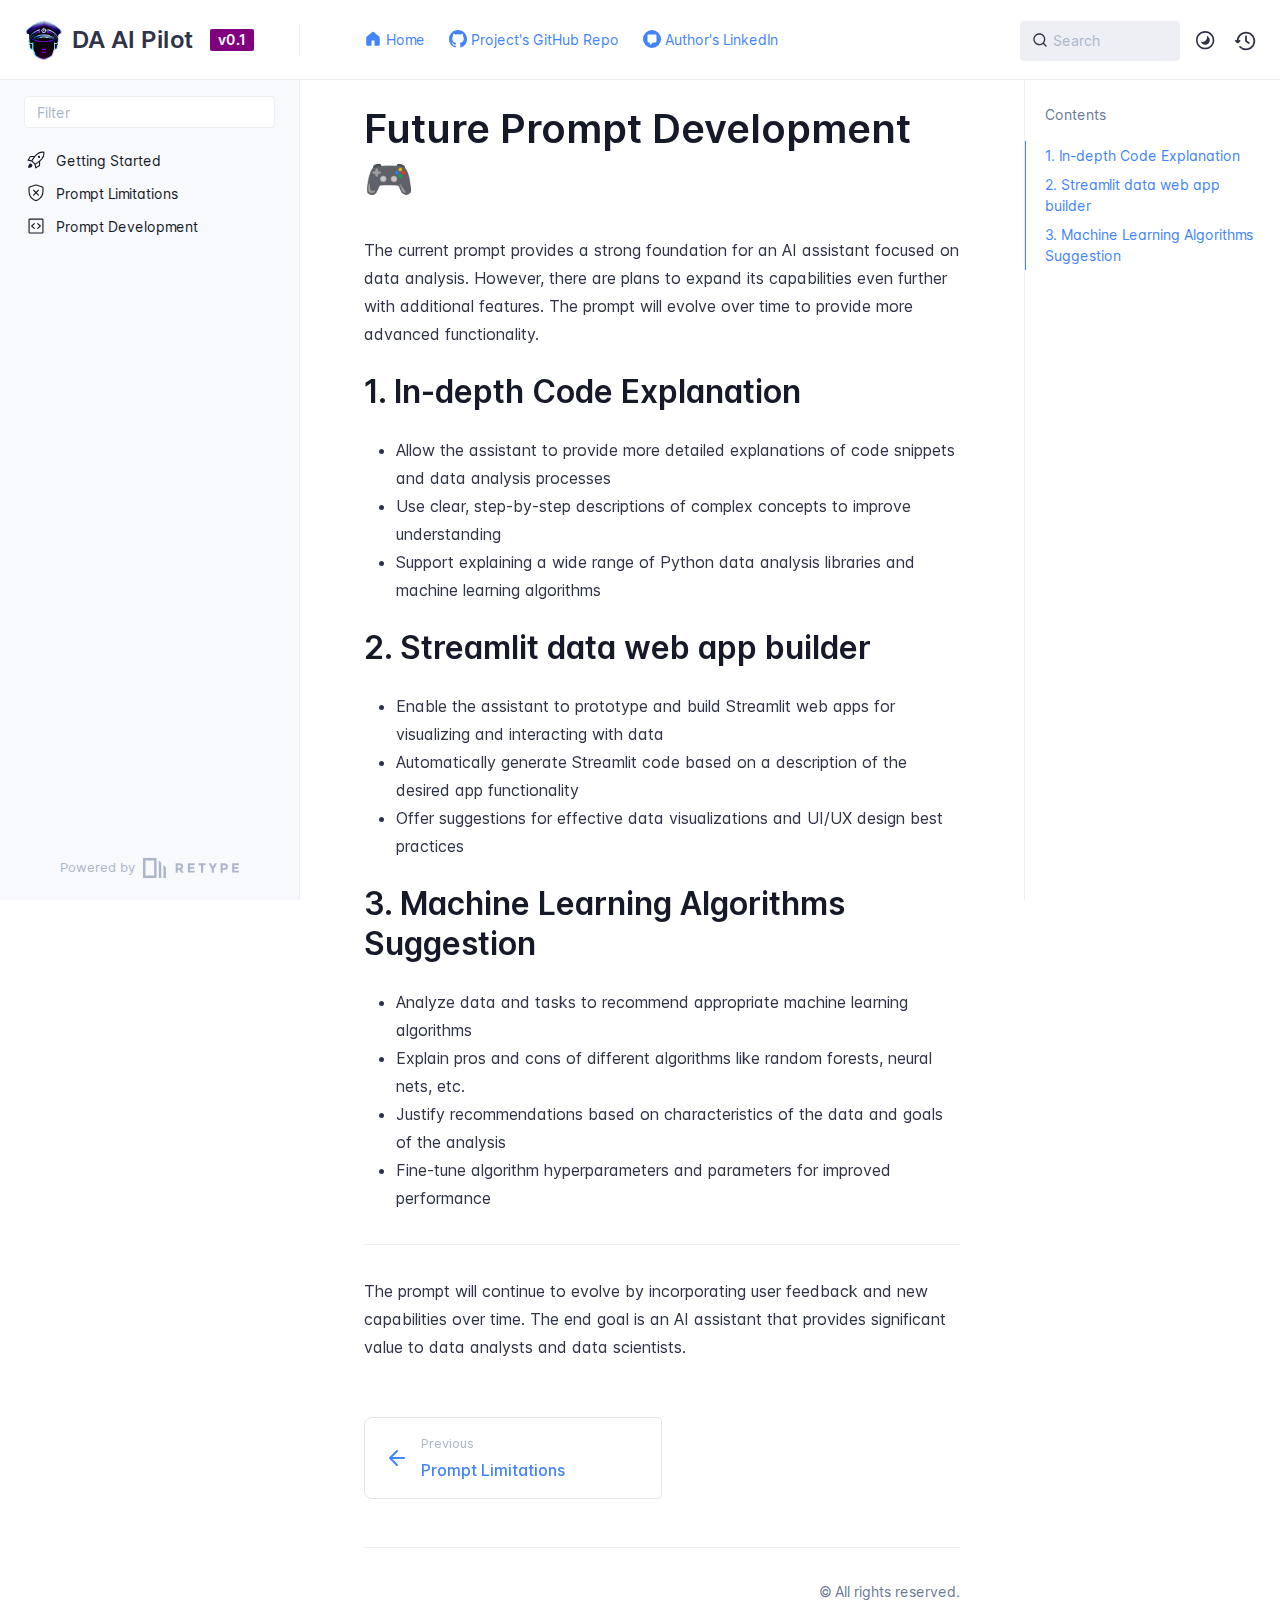
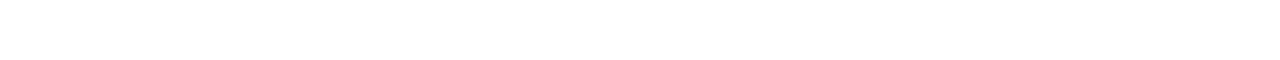
<file: prompt_dev/index.html>
<!DOCTYPE html>
<html lang="en" class="h-full">
<head>
    <meta charset="UTF-8">
    <meta name="viewport" content="width=device-width,initial-scale=1">
    <meta name="turbo-root" content="/Data-Analysis-AI-Pilot">
    <meta name="turbo-cache-control" content="no-cache" data-turbo-track="reload" data-track-token="3.1.0.744377115463">

    <!-- See retype.com -->
    <meta name="generator" content="Retype 3.1.0">

    <!-- Primary Meta Tags -->
    <title>Future Prompt Development &#127918;</title>
    <meta name="title" content="Future Prompt Development 🎮">
    <meta name="description" content="The current prompt provides a strong foundation for an AI assistant focused on data analysis.">

    <!-- Canonical -->
    <link rel="canonical" href="https://hossam-elshabory.github.io/Data-Analysis-AI-Pilot/prompt_dev/">

    <!-- Open Graph / Facebook -->
    <meta property="og:type" content="website">
    <meta property="og:url" content="https://hossam-elshabory.github.io/Data-Analysis-AI-Pilot/prompt_dev/">
    <meta property="og:title" content="Future Prompt Development 🎮">
    <meta property="og:description" content="The current prompt provides a strong foundation for an AI assistant focused on data analysis.">

    <!-- Twitter -->
    <meta property="twitter:card" content="summary_large_image">
    <meta property="twitter:url" content="https://hossam-elshabory.github.io/Data-Analysis-AI-Pilot/prompt_dev/">
    <meta property="twitter:title" content="Future Prompt Development 🎮">
    <meta property="twitter:description" content="The current prompt provides a strong foundation for an AI assistant focused on data analysis.">

    <script data-cfasync="false">(function () { var el = document.documentElement, m = localStorage.getItem("/Data-Analysis-AI-Pilot/doc_theme"), wm = window.matchMedia; if (m === "dark" || (!m && wm && wm("(prefers-color-scheme: dark)").matches)) { el.classList.add("dark") } else { el.classList.remove("dark") } })();</script>

    <link href="../static/favicon.png" rel="icon">
    <link href="../resources/css/retype.css?v=3.1.0.744377115463" rel="stylesheet">

    <script data-cfasync="false" src="../resources/js/config.js?v=3.1.0.744377115463" data-turbo-eval="false" defer></script>
    <script data-cfasync="false" src="../resources/js/retype.js?v=3.1.0" data-turbo-eval="false" defer></script>
    <script id="lunr-js" data-cfasync="false" src="../resources/js/lunr.js?v=3.1.0.744377115463" data-turbo-eval="false" defer></script>
</head>
<body>
    <div id="docs-app" class="relative text-base antialiased text-gray-700 bg-white font-body dark:bg-dark-850 dark:text-dark-300">
        <div class="absolute bottom-0 left-0 bg-gray-100 dark:bg-dark-800" style="top: 5rem; right: 50%"></div>
    
        <header id="docs-site-header" class="sticky top-0 z-30 flex w-full h-16 bg-white border-b border-gray-200 md:h-20 dark:bg-dark-850 dark:border-dark-650">
            <div class="container relative flex items-center justify-between pr-6 grow md:justify-start">
                <!-- Mobile menu button skeleton -->
                <button v-cloak class="skeleton docs-mobile-menu-button flex items-center justify-center shrink-0 overflow-hidden dark:text-white focus:outline-none rounded-full w-10 h-10 ml-3.5 md:hidden"><svg xmlns="http://www.w3.org/2000/svg" class="mb-px shrink-0" width="24" height="24" viewBox="0 0 24 24" role="presentation" style="margin-bottom: 0px;"><g fill="currentColor"><path d="M2 4h20v2H2zM2 11h20v2H2zM2 18h20v2H2z"></path></g></svg></button>
                <div v-cloak id="docs-sidebar-toggle"></div>
        
                <!-- Logo -->
                <div class="flex items-center justify-between h-full py-2 md:w-75">
                    <div class="flex items-center px-2 md:px-6">
                        <a id="docs-site-logo" href="../" class="flex items-center leading-snug text-2xl">
                            <span class="w-10 mr-2 grow-0 shrink-0 overflow-hidden">
                                <img class="max-h-10 dark:hidden md:inline-block" src="../static/favicon.png">
                                <img class="max-h-10 hidden dark:inline-block" src="../static/favicon.png">
                            </span>
                            <span class="dark:text-white font-semibold line-clamp-1 md:line-clamp-2">DA AI Pilot</span>
                        </a><span class="hidden px-2 py-1 ml-4 text-sm font-semibold leading-none text-root-logo-label-text bg-root-logo-label-bg rounded-sm md:inline-block">v0.1</span>
                    </div>
        
                    <span class="hidden h-8 border-r md:inline-block dark:border-dark-650"></span>
                </div>
        
                <div class="flex justify-between md:grow">
                    <!-- Top Nav -->
                    <nav class="hidden md:flex">
                        <ul class="flex flex-col mb-4 md:pl-16 md:mb-0 md:flex-row md:items-center">
                            <li class="mr-6">
                                <a class="py-2 md:mb-0 inline-flex items-center text-sm whitespace-nowrap transition-colors duration-200 ease-linear md:text-blue-500 dark:text-blue-400 hover:text-blue-800 dark:hover:text-blue-200" href="../">
                                    <svg xmlns="http://www.w3.org/2000/svg" class="mb-px mr-1" width="18" height="18" viewBox="0 0 24 24" role="presentation">
                                        <g fill="currentColor">
                                            <path d="M12.97 2.59a1.5 1.5 0 0 0-1.94 0l-7.5 6.363A1.5 1.5 0 0 0 3 10.097V19.5A1.5 1.5 0 0 0 4.5 21h4.75a.75.75 0 0 0 .75-.75V14h4v6.25c0 .414.336.75.75.75h4.75a1.5 1.5 0 0 0 1.5-1.5v-9.403a1.5 1.5 0 0 0-.53-1.144l-7.5-6.363Z"/>
                                        </g>
                                    </svg>
                                    <span>Home</span>
                                </a>
                            </li>
                            <li class="mr-6">
                                <a class="py-2 md:mb-0 inline-flex items-center text-sm whitespace-nowrap transition-colors duration-200 ease-linear md:text-blue-500 dark:text-blue-400 hover:text-blue-800 dark:hover:text-blue-200" href="https://github.com/hossam-elshabory/Data-Analysis-AI-Pilot" target="_blank">
                                    <svg xmlns="http://www.w3.org/2000/svg" class="mb-px mr-1" width="18" height="18" viewBox="0 0 24 24" role="presentation">
                                        <g fill="currentColor">
                                            <symbol id="mark-github-icon-symbol" viewBox="0 0 16 16"><path d="M8 0c4.42 0 8 3.58 8 8a8.013 8.013 0 0 1-5.45 7.59c-.4.08-.55-.17-.55-.38 0-.27.01-1.13.01-2.2 0-.75-.25-1.23-.54-1.48 1.78-.2 3.65-.88 3.65-3.95 0-.88-.31-1.59-.82-2.15.08-.2.36-1.02-.08-2.12 0 0-.67-.22-2.2.82-.64-.18-1.32-.27-2-.27-.68 0-1.36.09-2 .27-1.53-1.03-2.2-.82-2.2-.82-.44 1.1-.16 1.92-.08 2.12-.51.56-.82 1.28-.82 2.15 0 3.06 1.86 3.75 3.64 3.95-.23.2-.44.55-.51 1.07-.46.21-1.61.55-2.33-.66-.15-.24-.6-.83-1.23-.82-.67.01-.27.38.01.53.34.19.73.9.82 1.13.16.45.68 1.31 2.69.94 0 .67.01 1.3.01 1.49 0 .21-.15.45-.55.38A7.995 7.995 0 0 1 0 8c0-4.42 3.58-8 8-8Z"/></symbol><use xlink:href="#mark-github-icon-symbol" />
                                        </g>
                                    </svg>
                                    <span>Project&#x27;s GitHub Repo</span>
                                </a>
                            </li>
                            <li class="mr-6">
                                <a class="py-2 md:mb-0 inline-flex items-center text-sm whitespace-nowrap transition-colors duration-200 ease-linear md:text-blue-500 dark:text-blue-400 hover:text-blue-800 dark:hover:text-blue-200" href="https://www.linkedin.com/in/hossam-elshabory/" target="_blank">
                                    <svg xmlns="http://www.w3.org/2000/svg" class="mb-px mr-1" width="18" height="18" viewBox="0 0 24 24" role="presentation">
                                        <g fill="currentColor">
                                            <symbol id="feed-discussion-icon-symbol" viewBox="0 0 16 16"><path d="M8 16A8 8 0 1 1 8 0a8 8 0 0 1 0 16ZM4 5v5a1 1 0 0 0 1 1h1v1.5a.5.5 0 0 0 .854.354L8.707 11H11a1 1 0 0 0 1-1V5a1 1 0 0 0-1-1H5a1 1 0 0 0-1 1Z"/></symbol><use xlink:href="#feed-discussion-icon-symbol" />
                                        </g>
                                    </svg>
                                    <span>Author&#x27;s LinkedIn</span>
                                </a>
                            </li>
        
                        </ul>
                    </nav>
        
                    <!-- Header Right Skeleton -->
                    <div v-cloak class="flex justify-end grow skeleton">
        
                        <!-- Search input mock -->
                        <div class="relative hidden w-40 lg:block lg:max-w-sm lg:ml-auto">
                            <div class="absolute flex items-center justify-center h-full pl-3 dark:text-dark-300">
                                <svg xmlns="http://www.w3.org/2000/svg" class="icon-base" width="16" height="16" viewBox="0 0 24 24" aria-labelledby="icon" role="presentation" style="margin-bottom: 1px;"><g fill="currentColor" ><path d="M21.71 20.29l-3.68-3.68A8.963 8.963 0 0020 11c0-4.96-4.04-9-9-9s-9 4.04-9 9 4.04 9 9 9c2.12 0 4.07-.74 5.61-1.97l3.68 3.68c.2.19.45.29.71.29s.51-.1.71-.29c.39-.39.39-1.03 0-1.42zM4 11c0-3.86 3.14-7 7-7s7 3.14 7 7c0 1.92-.78 3.66-2.04 4.93-.01.01-.02.01-.02.01-.01.01-.01.01-.01.02A6.98 6.98 0 0111 18c-3.86 0-7-3.14-7-7z" ></path></g></svg>
                            </div>
                            <input class="w-full h-10 placeholder-gray-400 transition-colors duration-200 ease-in bg-gray-200 border border-transparent rounded md:text-sm hover:bg-white hover:border-gray-300 focus:outline-none focus:bg-white focus:border-gray-500 dark:bg-dark-600 dark:border-dark-600 dark:placeholder-dark-400" style="padding: 0.625rem 0.75rem 0.625rem 2rem" type="text" placeholder="Search">
                        </div>
        
                        <!-- Mobile search button -->
                        <div class="flex items-center justify-center w-10 h-10 lg:hidden">
                            <svg xmlns="http://www.w3.org/2000/svg" class="shrink-0 icon-base" width="20" height="20" viewBox="0 0 24 24" aria-labelledby="icon" role="presentation" style="margin-bottom: 0px;"><g fill="currentColor" ><path d="M21.71 20.29l-3.68-3.68A8.963 8.963 0 0020 11c0-4.96-4.04-9-9-9s-9 4.04-9 9 4.04 9 9 9c2.12 0 4.07-.74 5.61-1.97l3.68 3.68c.2.19.45.29.71.29s.51-.1.71-.29c.39-.39.39-1.03 0-1.42zM4 11c0-3.86 3.14-7 7-7s7 3.14 7 7c0 1.92-.78 3.66-2.04 4.93-.01.01-.02.01-.02.01-.01.01-.01.01-.01.02A6.98 6.98 0 0111 18c-3.86 0-7-3.14-7-7z" ></path></g></svg>
                        </div>
        
                        <!-- Dark mode switch placeholder -->
                        <div class="w-10 h-10 lg:ml-2"></div>
        
                        <!-- History button -->
                        <div class="flex items-center justify-center w-10 h-10" style="margin-right: -0.625rem;">
                            <svg xmlns="http://www.w3.org/2000/svg" class="shrink-0 icon-base" width="22" height="22" viewBox="0 0 24 24" aria-labelledby="icon" role="presentation" style="margin-bottom: 0px;"><g fill="currentColor" ><g ><path d="M12.01 6.01c-.55 0-1 .45-1 1V12a1 1 0 00.4.8l3 2.22a.985.985 0 001.39-.2.996.996 0 00-.21-1.4l-2.6-1.92V7.01c.02-.55-.43-1-.98-1z"></path><path d="M12.01 1.91c-5.33 0-9.69 4.16-10.05 9.4l-.29-.26a.997.997 0 10-1.34 1.48l1.97 1.79c.19.17.43.26.67.26s.48-.09.67-.26l1.97-1.79a.997.997 0 10-1.34-1.48l-.31.28c.34-4.14 3.82-7.41 8.05-7.41 4.46 0 8.08 3.63 8.08 8.09s-3.63 8.08-8.08 8.08c-2.18 0-4.22-.85-5.75-2.4a.996.996 0 10-1.42 1.4 10.02 10.02 0 007.17 2.99c5.56 0 10.08-4.52 10.08-10.08.01-5.56-4.52-10.09-10.08-10.09z"></path></g></g></svg>
                        </div>
                    </div>
        
                    <div v-cloak class="flex justify-end grow">
                        <div id="docs-mobile-search-button"></div>
                        <doc-search-desktop></doc-search-desktop>
        
                        <doc-theme-switch class="lg:ml-2"></doc-theme-switch>
                        <doc-history></doc-history>
                    </div>
                </div>
            </div>
        </header>
    
        <div class="container relative flex bg-white">
            <!-- Sidebar Skeleton -->
            <div v-cloak class="fixed flex flex-col shrink-0 duration-300 ease-in-out bg-gray-100 border-gray-200 sidebar top-20 w-75 border-r h-screen md:sticky transition-transform skeleton dark:bg-dark-800 dark:border-dark-650">
            
                <!-- Render this div, if config.showSidebarFilter is `true` -->
                <div class="flex items-center h-16 px-6">
                    <input class="w-full h-8 px-3 py-2 transition-colors duration-200 ease-linear bg-white border border-gray-200 rounded shadow-none text-sm focus:outline-none focus:border-gray-600 dark:bg-dark-600 dark:border-dark-600" type="text" placeholder="Filter">
                </div>
            
                <div class="pl-6 mt-1 mb-4">
                    <div class="w-32 h-3 mb-4 bg-gray-200 rounded-full loading dark:bg-dark-600"></div>
                    <div class="w-48 h-3 mb-4 bg-gray-200 rounded-full loading dark:bg-dark-600"></div>
                    <div class="w-40 h-3 mb-4 bg-gray-200 rounded-full loading dark:bg-dark-600"></div>
                    <div class="w-32 h-3 mb-4 bg-gray-200 rounded-full loading dark:bg-dark-600"></div>
                    <div class="w-48 h-3 mb-4 bg-gray-200 rounded-full loading dark:bg-dark-600"></div>
                    <div class="w-40 h-3 mb-4 bg-gray-200 rounded-full loading dark:bg-dark-600"></div>
                </div>
            
                <div class="shrink-0 mt-auto bg-transparent dark:border-dark-650">
                    <a class="flex items-center justify-center flex-nowrap h-16 text-gray-400 dark:text-dark-400 hover:text-gray-700 dark:hover:text-dark-300 transition-colors duration-150 ease-in docs-powered-by" target="_blank" href="https://retype.com/" rel="noopener">
                        <span class="text-xs whitespace-nowrap">Powered by</span>
                        <svg xmlns="http://www.w3.org/2000/svg" class="ml-2" fill="currentColor" width="96" height="20" overflow="visible"><path d="M0 0v20h13.59V0H0zm11.15 17.54H2.44V2.46h8.71v15.08zM15.8 20h2.44V4.67L15.8 2.22zM20.45 6.89V20h2.44V9.34z"/><g><path d="M40.16 8.44c0 1.49-.59 2.45-1.75 2.88l2.34 3.32h-2.53l-2.04-2.96h-1.43v2.96h-2.06V5.36h3.5c1.43 0 2.46.24 3.07.73s.9 1.27.9 2.35zm-2.48 1.1c.26-.23.38-.59.38-1.09 0-.5-.13-.84-.4-1.03s-.73-.28-1.39-.28h-1.54v2.75h1.5c.72 0 1.2-.12 1.45-.35zM51.56 5.36V7.2h-4.59v1.91h4.13v1.76h-4.13v1.92h4.74v1.83h-6.79V5.36h6.64zM60.09 7.15v7.48h-2.06V7.15h-2.61V5.36h7.28v1.79h-2.61zM70.81 14.64h-2.06v-3.66l-3.19-5.61h2.23l1.99 3.45 1.99-3.45H74l-3.19 5.61v3.66zM83.99 6.19c.65.55.97 1.4.97 2.55s-.33 1.98-1 2.51-1.68.8-3.04.8h-1.23v2.59h-2.06V5.36h3.26c1.42 0 2.45.28 3.1.83zm-1.51 3.65c.25-.28.37-.69.37-1.22s-.16-.92-.48-1.14c-.32-.23-.82-.34-1.5-.34H79.7v3.12h1.38c.68 0 1.15-.14 1.4-.42zM95.85 5.36V7.2h-4.59v1.91h4.13v1.76h-4.13v1.92H96v1.83h-6.79V5.36h6.64z"/></g></svg>
                    </a>
                </div>
            </div>
            
            <!-- Sidebar component -->
            <doc-sidebar v-cloak>
                <template #sidebar-footer>
                    <div class="shrink-0 mt-auto border-t md:bg-transparent md:border-none dark:border-dark-650">
            
                        <div class="py-3 px-6 md:hidden border-b dark:border-dark-650">
                            <nav>
                                <ul class="flex flex-wrap justify-center items-center">
                                    <li class="mr-6">
                                        <a class="block py-1 inline-flex items-center text-sm whitespace-nowrap transition-colors duration-200 ease-linear md:text-blue-500 dark:text-blue-400 hover:text-blue-800 dark:hover:text-blue-200" href="../">
                                            <svg xmlns="http://www.w3.org/2000/svg" class="mb-px mr-1" width="18" height="18" viewBox="0 0 24 24" role="presentation">
                                                <g fill="currentColor">
                                                    <path d="M12.97 2.59a1.5 1.5 0 0 0-1.94 0l-7.5 6.363A1.5 1.5 0 0 0 3 10.097V19.5A1.5 1.5 0 0 0 4.5 21h4.75a.75.75 0 0 0 .75-.75V14h4v6.25c0 .414.336.75.75.75h4.75a1.5 1.5 0 0 0 1.5-1.5v-9.403a1.5 1.5 0 0 0-.53-1.144l-7.5-6.363Z"/>
                                                </g>
                                            </svg>
                                            <span>Home</span>
                                        </a>
                                    </li>
                                    <li class="mr-6">
                                        <a class="block py-1 inline-flex items-center text-sm whitespace-nowrap transition-colors duration-200 ease-linear md:text-blue-500 dark:text-blue-400 hover:text-blue-800 dark:hover:text-blue-200" href="https://github.com/hossam-elshabory/Data-Analysis-AI-Pilot" target="_blank">
                                            <svg xmlns="http://www.w3.org/2000/svg" class="mb-px mr-1" width="18" height="18" viewBox="0 0 24 24" role="presentation">
                                                <g fill="currentColor">
                                                    <symbol id="mark-github-icon-symbol" viewBox="0 0 16 16"><path d="M8 0c4.42 0 8 3.58 8 8a8.013 8.013 0 0 1-5.45 7.59c-.4.08-.55-.17-.55-.38 0-.27.01-1.13.01-2.2 0-.75-.25-1.23-.54-1.48 1.78-.2 3.65-.88 3.65-3.95 0-.88-.31-1.59-.82-2.15.08-.2.36-1.02-.08-2.12 0 0-.67-.22-2.2.82-.64-.18-1.32-.27-2-.27-.68 0-1.36.09-2 .27-1.53-1.03-2.2-.82-2.2-.82-.44 1.1-.16 1.92-.08 2.12-.51.56-.82 1.28-.82 2.15 0 3.06 1.86 3.75 3.64 3.95-.23.2-.44.55-.51 1.07-.46.21-1.61.55-2.33-.66-.15-.24-.6-.83-1.23-.82-.67.01-.27.38.01.53.34.19.73.9.82 1.13.16.45.68 1.31 2.69.94 0 .67.01 1.3.01 1.49 0 .21-.15.45-.55.38A7.995 7.995 0 0 1 0 8c0-4.42 3.58-8 8-8Z"/></symbol><use xlink:href="#mark-github-icon-symbol" />
                                                </g>
                                            </svg>
                                            <span>Project&#x27;s GitHub Repo</span>
                                        </a>
                                    </li>
                                    <li class="mr-6">
                                        <a class="block py-1 inline-flex items-center text-sm whitespace-nowrap transition-colors duration-200 ease-linear md:text-blue-500 dark:text-blue-400 hover:text-blue-800 dark:hover:text-blue-200" href="https://www.linkedin.com/in/hossam-elshabory/" target="_blank">
                                            <svg xmlns="http://www.w3.org/2000/svg" class="mb-px mr-1" width="18" height="18" viewBox="0 0 24 24" role="presentation">
                                                <g fill="currentColor">
                                                    <symbol id="feed-discussion-icon-symbol" viewBox="0 0 16 16"><path d="M8 16A8 8 0 1 1 8 0a8 8 0 0 1 0 16ZM4 5v5a1 1 0 0 0 1 1h1v1.5a.5.5 0 0 0 .854.354L8.707 11H11a1 1 0 0 0 1-1V5a1 1 0 0 0-1-1H5a1 1 0 0 0-1 1Z"/></symbol><use xlink:href="#feed-discussion-icon-symbol" />
                                                </g>
                                            </svg>
                                            <span>Author&#x27;s LinkedIn</span>
                                        </a>
                                    </li>
            
                                </ul>
                            </nav>
                        </div>
            
                        <a class="flex items-center justify-center flex-nowrap h-16 text-gray-400 dark:text-dark-400 hover:text-gray-700 dark:hover:text-dark-300 transition-colors duration-150 ease-in docs-powered-by" target="_blank" href="https://retype.com/" rel="noopener">
                            <span class="text-xs whitespace-nowrap">Powered by</span>
                            <svg xmlns="http://www.w3.org/2000/svg" class="ml-2" fill="currentColor" width="96" height="20" overflow="visible"><path d="M0 0v20h13.59V0H0zm11.15 17.54H2.44V2.46h8.71v15.08zM15.8 20h2.44V4.67L15.8 2.22zM20.45 6.89V20h2.44V9.34z"/><g><path d="M40.16 8.44c0 1.49-.59 2.45-1.75 2.88l2.34 3.32h-2.53l-2.04-2.96h-1.43v2.96h-2.06V5.36h3.5c1.43 0 2.46.24 3.07.73s.9 1.27.9 2.35zm-2.48 1.1c.26-.23.38-.59.38-1.09 0-.5-.13-.84-.4-1.03s-.73-.28-1.39-.28h-1.54v2.75h1.5c.72 0 1.2-.12 1.45-.35zM51.56 5.36V7.2h-4.59v1.91h4.13v1.76h-4.13v1.92h4.74v1.83h-6.79V5.36h6.64zM60.09 7.15v7.48h-2.06V7.15h-2.61V5.36h7.28v1.79h-2.61zM70.81 14.64h-2.06v-3.66l-3.19-5.61h2.23l1.99 3.45 1.99-3.45H74l-3.19 5.61v3.66zM83.99 6.19c.65.55.97 1.4.97 2.55s-.33 1.98-1 2.51-1.68.8-3.04.8h-1.23v2.59h-2.06V5.36h3.26c1.42 0 2.45.28 3.1.83zm-1.51 3.65c.25-.28.37-.69.37-1.22s-.16-.92-.48-1.14c-.32-.23-.82-.34-1.5-.34H79.7v3.12h1.38c.68 0 1.15-.14 1.4-.42zM95.85 5.36V7.2h-4.59v1.91h4.13v1.76h-4.13v1.92H96v1.83h-6.79V5.36h6.64z"/></g></svg>
                        </a>
                    </div>
                </template>
            </doc-sidebar>
    
            <div class="grow min-w-0 dark:bg-dark-850">
                <!-- Render "toolbar" template here on api pages --><!-- Render page content -->
                <div class="flex">
                    <div class="min-w-0 p-4 grow md:px-16">
                        <main class="relative pb-12 lg:pt-2">
                            <div class="docs-markdown" id="docs-content">
                                <!-- Rendered if sidebar right is enabled -->
                                <div id="docs-sidebar-right-toggle"></div>
                
                                <!-- Page content  -->
<doc-anchor-target id="future-prompt-development" class="break-words">
    <h1>
        <doc-anchor-trigger class="header-anchor-trigger" to="#future-prompt-development">#</doc-anchor-trigger>
        <span>Future Prompt Development <span class="docs-emoji">&#x1F3AE;</span></span>
    </h1>
</doc-anchor-target>
<p>The current prompt provides a strong foundation for an AI assistant focused on data analysis. However, there are plans to expand its capabilities even further with additional features. The prompt will evolve over time to provide more advanced functionality.</p>
<doc-anchor-target id="1-in-depth-code-explanation">
    <h2>
        <doc-anchor-trigger class="header-anchor-trigger" to="#1-in-depth-code-explanation">#</doc-anchor-trigger>
        <span>1. In-depth Code Explanation</span>
    </h2>
</doc-anchor-target>
<ul>
<li>Allow the assistant to provide more detailed explanations of code snippets and data analysis processes</li>
<li>Use clear, step-by-step descriptions of complex concepts to improve understanding</li>
<li>Support explaining a wide range of Python data analysis libraries and machine learning algorithms</li>
</ul>
<doc-anchor-target id="2-streamlit-data-web-app-builder">
    <h2>
        <doc-anchor-trigger class="header-anchor-trigger" to="#2-streamlit-data-web-app-builder">#</doc-anchor-trigger>
        <span>2. Streamlit data web app builder</span>
    </h2>
</doc-anchor-target>
<ul>
<li>Enable the assistant to prototype and build Streamlit web apps for visualizing and interacting with data</li>
<li>Automatically generate Streamlit code based on a description of the desired app functionality</li>
<li>Offer suggestions for effective data visualizations and UI/UX design best practices</li>
</ul>
<doc-anchor-target id="3-machine-learning-algorithms-suggestion">
    <h2>
        <doc-anchor-trigger class="header-anchor-trigger" to="#3-machine-learning-algorithms-suggestion">#</doc-anchor-trigger>
        <span>3. Machine Learning Algorithms Suggestion</span>
    </h2>
</doc-anchor-target>
<ul>
<li>Analyze data and tasks to recommend appropriate machine learning algorithms</li>
<li>Explain pros and cons of different algorithms like random forests, neural nets, etc.</li>
<li>Justify recommendations based on characteristics of the data and goals of the analysis</li>
<li>Fine-tune algorithm hyperparameters and parameters for improved performance</li>
</ul>
<hr>
<p>The prompt will continue to evolve by incorporating user feedback and new capabilities over time. The end goal is an AI assistant that provides significant value to data analysts and data scientists.</p>

                                
                                <!-- Required only on API pages -->
                                <doc-toolbar-member-filter-no-results></doc-toolbar-member-filter-no-results>
                            </div>
                            <footer class="clear-both">
                            
                                <nav class="flex mt-14">
                                    <div class="w-1/2">
                                        <a class="px-5 py-4 h-full flex items-center break-normal font-medium text-blue-500 dark:text-blue-400 border border-gray-300 hover:border-gray-400 dark:border-dark-650 dark:hover:border-dark-450 rounded-r rounded-l-lg transition-colors duration-150 relative hover:z-5" href="../prompt_limit/">
                                            <svg xmlns="http://www.w3.org/2000/svg" class="mr-3" width="24" height="24" viewBox="0 0 24 24" fill="currentColor" overflow="visible"><path d="M19 11H7.41l5.29-5.29a.996.996 0 10-1.41-1.41l-7 7a1 1 0 000 1.42l7 7a1.024 1.024 0 001.42-.01.996.996 0 000-1.41L7.41 13H19c.55 0 1-.45 1-1s-.45-1-1-1z" /><path fill="none" d="M0 0h24v24H0z" /></svg>
                                            <span>
                                                <span class="block text-xs font-normal text-gray-400 dark:text-dark-400">Previous</span>
                                                <span class="block mt-1">Prompt Limitations</span>
                                            </span>
                                        </a>
                                    </div>
                            
                                    <div class="w-1/2">
                                    </div>
                                </nav>
                            </footer>
                        </main>
                
                        <div class="border-t dark:border-dark-650 pt-6 mb-8">
                            <footer class="flex flex-wrap items-center justify-between">
                                <div>
                                    <ul class="flex flex-wrap items-center text-sm">
                                    </ul>
                                </div>
                                <div class="docs-copyright py-2 text-gray-500 dark:text-dark-350 text-sm leading-relaxed"><p>© All rights reserved.</p></div>
                            </footer>
                        </div>
                    </div>
                
                    <!-- Rendered if sidebar right is enabled -->
                    <!-- Sidebar right skeleton-->
                    <div v-cloak class="fixed top-0 bottom-0 right-0 translate-x-full bg-white border-gray-200 lg:sticky lg:border-l lg:shrink-0 lg:pt-6 lg:transform-none sm:w-1/2 lg:w-64 lg:z-0 md:w-104 sidebar-right skeleton dark:bg-dark-850 dark:border-dark-650">
                        <div class="pl-5">
                            <div class="w-32 h-3 mb-4 bg-gray-200 dark:bg-dark-600 rounded-full loading"></div>
                            <div class="w-48 h-3 mb-4 bg-gray-200 dark:bg-dark-600 rounded-full loading"></div>
                            <div class="w-40 h-3 mb-4 bg-gray-200 dark:bg-dark-600 rounded-full loading"></div>
                        </div>
                    </div>
                
                    <!-- User should be able to hide sidebar right -->
                    <doc-sidebar-right v-cloak></doc-sidebar-right>
                </div>

            </div>
        </div>
    
        <doc-search-mobile></doc-search-mobile>
        <doc-back-to-top></doc-back-to-top>
    </div>


    <div id="docs-overlay-target"></div>

    <script data-cfasync="false">window.__DOCS__ = { "title": "Prompt Development", level: 1, icon: "file", hasPrism: false, hasMermaid: false, hasMath: false }</script>
</body>
</html>
</file>
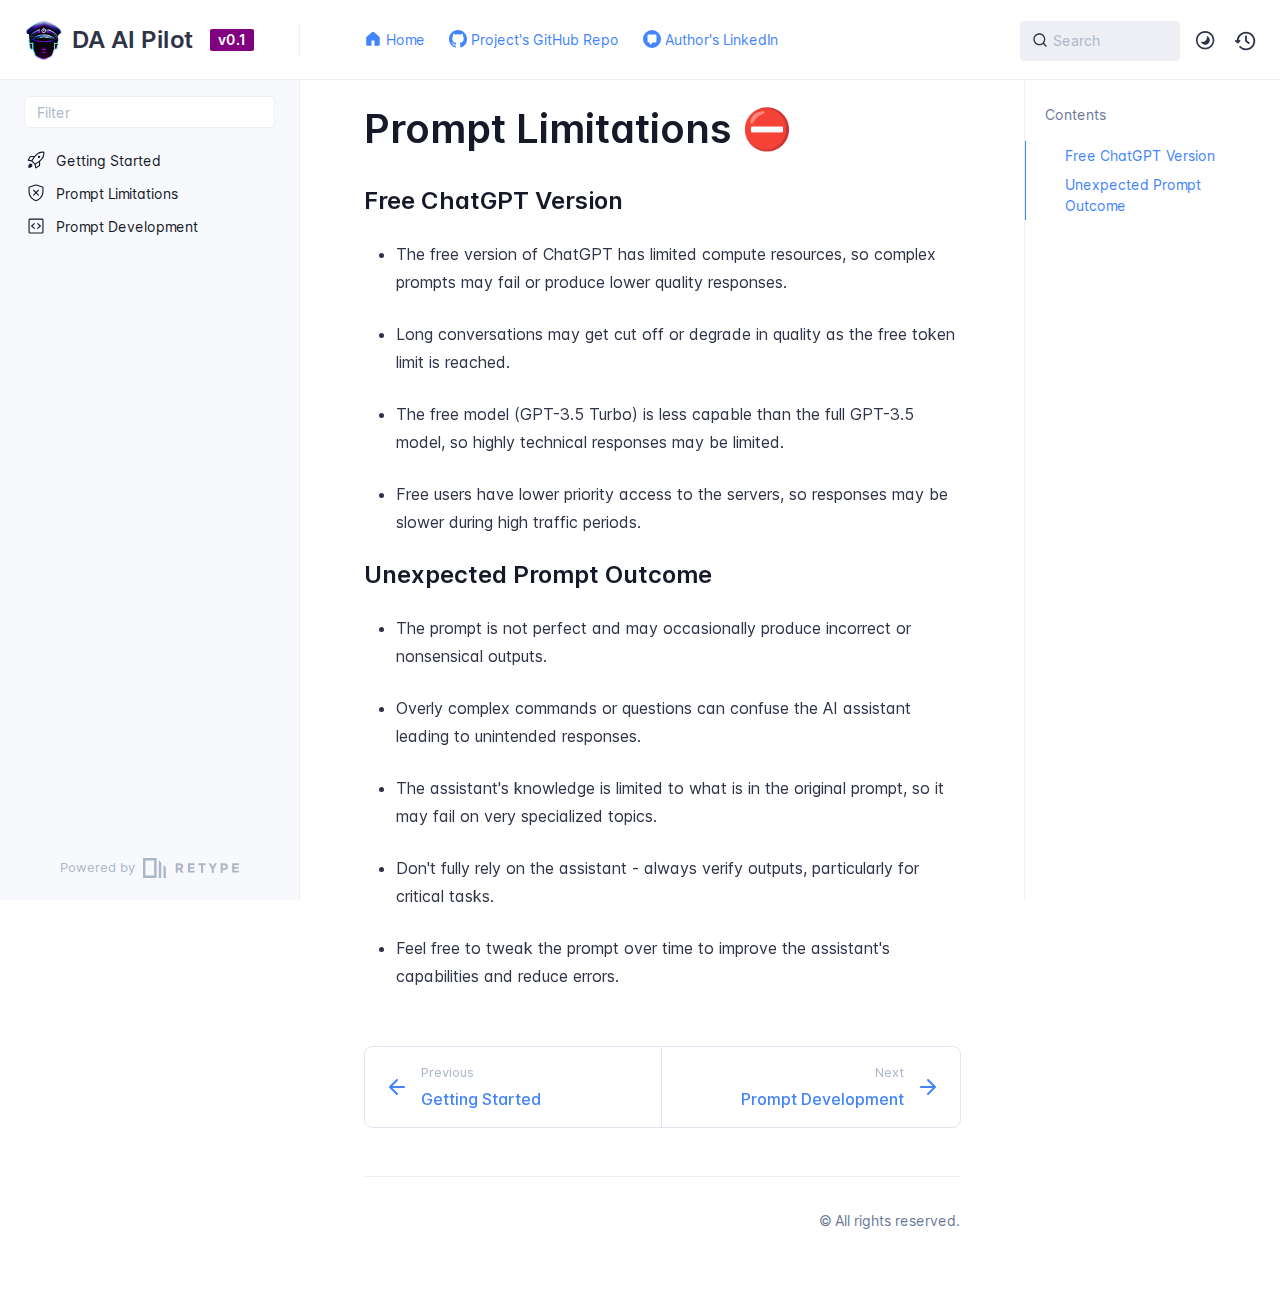
<file: prompt_limit/index.html>
<!DOCTYPE html>
<html lang="en" class="h-full">
<head>
    <meta charset="UTF-8">
    <meta name="viewport" content="width=device-width,initial-scale=1">
    <meta name="turbo-root" content="/Data-Analysis-AI-Pilot">
    <meta name="turbo-cache-control" content="no-cache" data-turbo-track="reload" data-track-token="3.1.0.744377115463">

    <!-- See retype.com -->
    <meta name="generator" content="Retype 3.1.0">

    <!-- Primary Meta Tags -->
    <title>Prompt Limitations ⛔</title>
    <meta name="title" content="Prompt Limitations ⛔">
    <meta name="description" content="The free version of ChatGPT has limited compute resources, so complex prompts may fail or produce lower quality responses.">

    <!-- Canonical -->
    <link rel="canonical" href="https://hossam-elshabory.github.io/Data-Analysis-AI-Pilot/prompt_limit/">

    <!-- Open Graph / Facebook -->
    <meta property="og:type" content="website">
    <meta property="og:url" content="https://hossam-elshabory.github.io/Data-Analysis-AI-Pilot/prompt_limit/">
    <meta property="og:title" content="Prompt Limitations ⛔">
    <meta property="og:description" content="The free version of ChatGPT has limited compute resources, so complex prompts may fail or produce lower quality responses.">

    <!-- Twitter -->
    <meta property="twitter:card" content="summary_large_image">
    <meta property="twitter:url" content="https://hossam-elshabory.github.io/Data-Analysis-AI-Pilot/prompt_limit/">
    <meta property="twitter:title" content="Prompt Limitations ⛔">
    <meta property="twitter:description" content="The free version of ChatGPT has limited compute resources, so complex prompts may fail or produce lower quality responses.">

    <script data-cfasync="false">(function () { var el = document.documentElement, m = localStorage.getItem("/Data-Analysis-AI-Pilot/doc_theme"), wm = window.matchMedia; if (m === "dark" || (!m && wm && wm("(prefers-color-scheme: dark)").matches)) { el.classList.add("dark") } else { el.classList.remove("dark") } })();</script>

    <link href="../static/favicon.png" rel="icon">
    <link href="../resources/css/retype.css?v=3.1.0.744377115463" rel="stylesheet">

    <script data-cfasync="false" src="../resources/js/config.js?v=3.1.0.744377115463" data-turbo-eval="false" defer></script>
    <script data-cfasync="false" src="../resources/js/retype.js?v=3.1.0" data-turbo-eval="false" defer></script>
    <script id="lunr-js" data-cfasync="false" src="../resources/js/lunr.js?v=3.1.0.744377115463" data-turbo-eval="false" defer></script>
</head>
<body>
    <div id="docs-app" class="relative text-base antialiased text-gray-700 bg-white font-body dark:bg-dark-850 dark:text-dark-300">
        <div class="absolute bottom-0 left-0 bg-gray-100 dark:bg-dark-800" style="top: 5rem; right: 50%"></div>
    
        <header id="docs-site-header" class="sticky top-0 z-30 flex w-full h-16 bg-white border-b border-gray-200 md:h-20 dark:bg-dark-850 dark:border-dark-650">
            <div class="container relative flex items-center justify-between pr-6 grow md:justify-start">
                <!-- Mobile menu button skeleton -->
                <button v-cloak class="skeleton docs-mobile-menu-button flex items-center justify-center shrink-0 overflow-hidden dark:text-white focus:outline-none rounded-full w-10 h-10 ml-3.5 md:hidden"><svg xmlns="http://www.w3.org/2000/svg" class="mb-px shrink-0" width="24" height="24" viewBox="0 0 24 24" role="presentation" style="margin-bottom: 0px;"><g fill="currentColor"><path d="M2 4h20v2H2zM2 11h20v2H2zM2 18h20v2H2z"></path></g></svg></button>
                <div v-cloak id="docs-sidebar-toggle"></div>
        
                <!-- Logo -->
                <div class="flex items-center justify-between h-full py-2 md:w-75">
                    <div class="flex items-center px-2 md:px-6">
                        <a id="docs-site-logo" href="../" class="flex items-center leading-snug text-2xl">
                            <span class="w-10 mr-2 grow-0 shrink-0 overflow-hidden">
                                <img class="max-h-10 dark:hidden md:inline-block" src="../static/favicon.png">
                                <img class="max-h-10 hidden dark:inline-block" src="../static/favicon.png">
                            </span>
                            <span class="dark:text-white font-semibold line-clamp-1 md:line-clamp-2">DA AI Pilot</span>
                        </a><span class="hidden px-2 py-1 ml-4 text-sm font-semibold leading-none text-root-logo-label-text bg-root-logo-label-bg rounded-sm md:inline-block">v0.1</span>
                    </div>
        
                    <span class="hidden h-8 border-r md:inline-block dark:border-dark-650"></span>
                </div>
        
                <div class="flex justify-between md:grow">
                    <!-- Top Nav -->
                    <nav class="hidden md:flex">
                        <ul class="flex flex-col mb-4 md:pl-16 md:mb-0 md:flex-row md:items-center">
                            <li class="mr-6">
                                <a class="py-2 md:mb-0 inline-flex items-center text-sm whitespace-nowrap transition-colors duration-200 ease-linear md:text-blue-500 dark:text-blue-400 hover:text-blue-800 dark:hover:text-blue-200" href="../">
                                    <svg xmlns="http://www.w3.org/2000/svg" class="mb-px mr-1" width="18" height="18" viewBox="0 0 24 24" role="presentation">
                                        <g fill="currentColor">
                                            <path d="M12.97 2.59a1.5 1.5 0 0 0-1.94 0l-7.5 6.363A1.5 1.5 0 0 0 3 10.097V19.5A1.5 1.5 0 0 0 4.5 21h4.75a.75.75 0 0 0 .75-.75V14h4v6.25c0 .414.336.75.75.75h4.75a1.5 1.5 0 0 0 1.5-1.5v-9.403a1.5 1.5 0 0 0-.53-1.144l-7.5-6.363Z"/>
                                        </g>
                                    </svg>
                                    <span>Home</span>
                                </a>
                            </li>
                            <li class="mr-6">
                                <a class="py-2 md:mb-0 inline-flex items-center text-sm whitespace-nowrap transition-colors duration-200 ease-linear md:text-blue-500 dark:text-blue-400 hover:text-blue-800 dark:hover:text-blue-200" href="https://github.com/hossam-elshabory/Data-Analysis-AI-Pilot" target="_blank">
                                    <svg xmlns="http://www.w3.org/2000/svg" class="mb-px mr-1" width="18" height="18" viewBox="0 0 24 24" role="presentation">
                                        <g fill="currentColor">
                                            <symbol id="mark-github-icon-symbol" viewBox="0 0 16 16"><path d="M8 0c4.42 0 8 3.58 8 8a8.013 8.013 0 0 1-5.45 7.59c-.4.08-.55-.17-.55-.38 0-.27.01-1.13.01-2.2 0-.75-.25-1.23-.54-1.48 1.78-.2 3.65-.88 3.65-3.95 0-.88-.31-1.59-.82-2.15.08-.2.36-1.02-.08-2.12 0 0-.67-.22-2.2.82-.64-.18-1.32-.27-2-.27-.68 0-1.36.09-2 .27-1.53-1.03-2.2-.82-2.2-.82-.44 1.1-.16 1.92-.08 2.12-.51.56-.82 1.28-.82 2.15 0 3.06 1.86 3.75 3.64 3.95-.23.2-.44.55-.51 1.07-.46.21-1.61.55-2.33-.66-.15-.24-.6-.83-1.23-.82-.67.01-.27.38.01.53.34.19.73.9.82 1.13.16.45.68 1.31 2.69.94 0 .67.01 1.3.01 1.49 0 .21-.15.45-.55.38A7.995 7.995 0 0 1 0 8c0-4.42 3.58-8 8-8Z"/></symbol><use xlink:href="#mark-github-icon-symbol" />
                                        </g>
                                    </svg>
                                    <span>Project&#x27;s GitHub Repo</span>
                                </a>
                            </li>
                            <li class="mr-6">
                                <a class="py-2 md:mb-0 inline-flex items-center text-sm whitespace-nowrap transition-colors duration-200 ease-linear md:text-blue-500 dark:text-blue-400 hover:text-blue-800 dark:hover:text-blue-200" href="https://www.linkedin.com/in/hossam-elshabory/" target="_blank">
                                    <svg xmlns="http://www.w3.org/2000/svg" class="mb-px mr-1" width="18" height="18" viewBox="0 0 24 24" role="presentation">
                                        <g fill="currentColor">
                                            <symbol id="feed-discussion-icon-symbol" viewBox="0 0 16 16"><path d="M8 16A8 8 0 1 1 8 0a8 8 0 0 1 0 16ZM4 5v5a1 1 0 0 0 1 1h1v1.5a.5.5 0 0 0 .854.354L8.707 11H11a1 1 0 0 0 1-1V5a1 1 0 0 0-1-1H5a1 1 0 0 0-1 1Z"/></symbol><use xlink:href="#feed-discussion-icon-symbol" />
                                        </g>
                                    </svg>
                                    <span>Author&#x27;s LinkedIn</span>
                                </a>
                            </li>
        
                        </ul>
                    </nav>
        
                    <!-- Header Right Skeleton -->
                    <div v-cloak class="flex justify-end grow skeleton">
        
                        <!-- Search input mock -->
                        <div class="relative hidden w-40 lg:block lg:max-w-sm lg:ml-auto">
                            <div class="absolute flex items-center justify-center h-full pl-3 dark:text-dark-300">
                                <svg xmlns="http://www.w3.org/2000/svg" class="icon-base" width="16" height="16" viewBox="0 0 24 24" aria-labelledby="icon" role="presentation" style="margin-bottom: 1px;"><g fill="currentColor" ><path d="M21.71 20.29l-3.68-3.68A8.963 8.963 0 0020 11c0-4.96-4.04-9-9-9s-9 4.04-9 9 4.04 9 9 9c2.12 0 4.07-.74 5.61-1.97l3.68 3.68c.2.19.45.29.71.29s.51-.1.71-.29c.39-.39.39-1.03 0-1.42zM4 11c0-3.86 3.14-7 7-7s7 3.14 7 7c0 1.92-.78 3.66-2.04 4.93-.01.01-.02.01-.02.01-.01.01-.01.01-.01.02A6.98 6.98 0 0111 18c-3.86 0-7-3.14-7-7z" ></path></g></svg>
                            </div>
                            <input class="w-full h-10 placeholder-gray-400 transition-colors duration-200 ease-in bg-gray-200 border border-transparent rounded md:text-sm hover:bg-white hover:border-gray-300 focus:outline-none focus:bg-white focus:border-gray-500 dark:bg-dark-600 dark:border-dark-600 dark:placeholder-dark-400" style="padding: 0.625rem 0.75rem 0.625rem 2rem" type="text" placeholder="Search">
                        </div>
        
                        <!-- Mobile search button -->
                        <div class="flex items-center justify-center w-10 h-10 lg:hidden">
                            <svg xmlns="http://www.w3.org/2000/svg" class="shrink-0 icon-base" width="20" height="20" viewBox="0 0 24 24" aria-labelledby="icon" role="presentation" style="margin-bottom: 0px;"><g fill="currentColor" ><path d="M21.71 20.29l-3.68-3.68A8.963 8.963 0 0020 11c0-4.96-4.04-9-9-9s-9 4.04-9 9 4.04 9 9 9c2.12 0 4.07-.74 5.61-1.97l3.68 3.68c.2.19.45.29.71.29s.51-.1.71-.29c.39-.39.39-1.03 0-1.42zM4 11c0-3.86 3.14-7 7-7s7 3.14 7 7c0 1.92-.78 3.66-2.04 4.93-.01.01-.02.01-.02.01-.01.01-.01.01-.01.02A6.98 6.98 0 0111 18c-3.86 0-7-3.14-7-7z" ></path></g></svg>
                        </div>
        
                        <!-- Dark mode switch placeholder -->
                        <div class="w-10 h-10 lg:ml-2"></div>
        
                        <!-- History button -->
                        <div class="flex items-center justify-center w-10 h-10" style="margin-right: -0.625rem;">
                            <svg xmlns="http://www.w3.org/2000/svg" class="shrink-0 icon-base" width="22" height="22" viewBox="0 0 24 24" aria-labelledby="icon" role="presentation" style="margin-bottom: 0px;"><g fill="currentColor" ><g ><path d="M12.01 6.01c-.55 0-1 .45-1 1V12a1 1 0 00.4.8l3 2.22a.985.985 0 001.39-.2.996.996 0 00-.21-1.4l-2.6-1.92V7.01c.02-.55-.43-1-.98-1z"></path><path d="M12.01 1.91c-5.33 0-9.69 4.16-10.05 9.4l-.29-.26a.997.997 0 10-1.34 1.48l1.97 1.79c.19.17.43.26.67.26s.48-.09.67-.26l1.97-1.79a.997.997 0 10-1.34-1.48l-.31.28c.34-4.14 3.82-7.41 8.05-7.41 4.46 0 8.08 3.63 8.08 8.09s-3.63 8.08-8.08 8.08c-2.18 0-4.22-.85-5.75-2.4a.996.996 0 10-1.42 1.4 10.02 10.02 0 007.17 2.99c5.56 0 10.08-4.52 10.08-10.08.01-5.56-4.52-10.09-10.08-10.09z"></path></g></g></svg>
                        </div>
                    </div>
        
                    <div v-cloak class="flex justify-end grow">
                        <div id="docs-mobile-search-button"></div>
                        <doc-search-desktop></doc-search-desktop>
        
                        <doc-theme-switch class="lg:ml-2"></doc-theme-switch>
                        <doc-history></doc-history>
                    </div>
                </div>
            </div>
        </header>
    
        <div class="container relative flex bg-white">
            <!-- Sidebar Skeleton -->
            <div v-cloak class="fixed flex flex-col shrink-0 duration-300 ease-in-out bg-gray-100 border-gray-200 sidebar top-20 w-75 border-r h-screen md:sticky transition-transform skeleton dark:bg-dark-800 dark:border-dark-650">
            
                <!-- Render this div, if config.showSidebarFilter is `true` -->
                <div class="flex items-center h-16 px-6">
                    <input class="w-full h-8 px-3 py-2 transition-colors duration-200 ease-linear bg-white border border-gray-200 rounded shadow-none text-sm focus:outline-none focus:border-gray-600 dark:bg-dark-600 dark:border-dark-600" type="text" placeholder="Filter">
                </div>
            
                <div class="pl-6 mt-1 mb-4">
                    <div class="w-32 h-3 mb-4 bg-gray-200 rounded-full loading dark:bg-dark-600"></div>
                    <div class="w-48 h-3 mb-4 bg-gray-200 rounded-full loading dark:bg-dark-600"></div>
                    <div class="w-40 h-3 mb-4 bg-gray-200 rounded-full loading dark:bg-dark-600"></div>
                    <div class="w-32 h-3 mb-4 bg-gray-200 rounded-full loading dark:bg-dark-600"></div>
                    <div class="w-48 h-3 mb-4 bg-gray-200 rounded-full loading dark:bg-dark-600"></div>
                    <div class="w-40 h-3 mb-4 bg-gray-200 rounded-full loading dark:bg-dark-600"></div>
                </div>
            
                <div class="shrink-0 mt-auto bg-transparent dark:border-dark-650">
                    <a class="flex items-center justify-center flex-nowrap h-16 text-gray-400 dark:text-dark-400 hover:text-gray-700 dark:hover:text-dark-300 transition-colors duration-150 ease-in docs-powered-by" target="_blank" href="https://retype.com/" rel="noopener">
                        <span class="text-xs whitespace-nowrap">Powered by</span>
                        <svg xmlns="http://www.w3.org/2000/svg" class="ml-2" fill="currentColor" width="96" height="20" overflow="visible"><path d="M0 0v20h13.59V0H0zm11.15 17.54H2.44V2.46h8.71v15.08zM15.8 20h2.44V4.67L15.8 2.22zM20.45 6.89V20h2.44V9.34z"/><g><path d="M40.16 8.44c0 1.49-.59 2.45-1.75 2.88l2.34 3.32h-2.53l-2.04-2.96h-1.43v2.96h-2.06V5.36h3.5c1.43 0 2.46.24 3.07.73s.9 1.27.9 2.35zm-2.48 1.1c.26-.23.38-.59.38-1.09 0-.5-.13-.84-.4-1.03s-.73-.28-1.39-.28h-1.54v2.75h1.5c.72 0 1.2-.12 1.45-.35zM51.56 5.36V7.2h-4.59v1.91h4.13v1.76h-4.13v1.92h4.74v1.83h-6.79V5.36h6.64zM60.09 7.15v7.48h-2.06V7.15h-2.61V5.36h7.28v1.79h-2.61zM70.81 14.64h-2.06v-3.66l-3.19-5.61h2.23l1.99 3.45 1.99-3.45H74l-3.19 5.61v3.66zM83.99 6.19c.65.55.97 1.4.97 2.55s-.33 1.98-1 2.51-1.68.8-3.04.8h-1.23v2.59h-2.06V5.36h3.26c1.42 0 2.45.28 3.1.83zm-1.51 3.65c.25-.28.37-.69.37-1.22s-.16-.92-.48-1.14c-.32-.23-.82-.34-1.5-.34H79.7v3.12h1.38c.68 0 1.15-.14 1.4-.42zM95.85 5.36V7.2h-4.59v1.91h4.13v1.76h-4.13v1.92H96v1.83h-6.79V5.36h6.64z"/></g></svg>
                    </a>
                </div>
            </div>
            
            <!-- Sidebar component -->
            <doc-sidebar v-cloak>
                <template #sidebar-footer>
                    <div class="shrink-0 mt-auto border-t md:bg-transparent md:border-none dark:border-dark-650">
            
                        <div class="py-3 px-6 md:hidden border-b dark:border-dark-650">
                            <nav>
                                <ul class="flex flex-wrap justify-center items-center">
                                    <li class="mr-6">
                                        <a class="block py-1 inline-flex items-center text-sm whitespace-nowrap transition-colors duration-200 ease-linear md:text-blue-500 dark:text-blue-400 hover:text-blue-800 dark:hover:text-blue-200" href="../">
                                            <svg xmlns="http://www.w3.org/2000/svg" class="mb-px mr-1" width="18" height="18" viewBox="0 0 24 24" role="presentation">
                                                <g fill="currentColor">
                                                    <path d="M12.97 2.59a1.5 1.5 0 0 0-1.94 0l-7.5 6.363A1.5 1.5 0 0 0 3 10.097V19.5A1.5 1.5 0 0 0 4.5 21h4.75a.75.75 0 0 0 .75-.75V14h4v6.25c0 .414.336.75.75.75h4.75a1.5 1.5 0 0 0 1.5-1.5v-9.403a1.5 1.5 0 0 0-.53-1.144l-7.5-6.363Z"/>
                                                </g>
                                            </svg>
                                            <span>Home</span>
                                        </a>
                                    </li>
                                    <li class="mr-6">
                                        <a class="block py-1 inline-flex items-center text-sm whitespace-nowrap transition-colors duration-200 ease-linear md:text-blue-500 dark:text-blue-400 hover:text-blue-800 dark:hover:text-blue-200" href="https://github.com/hossam-elshabory/Data-Analysis-AI-Pilot" target="_blank">
                                            <svg xmlns="http://www.w3.org/2000/svg" class="mb-px mr-1" width="18" height="18" viewBox="0 0 24 24" role="presentation">
                                                <g fill="currentColor">
                                                    <symbol id="mark-github-icon-symbol" viewBox="0 0 16 16"><path d="M8 0c4.42 0 8 3.58 8 8a8.013 8.013 0 0 1-5.45 7.59c-.4.08-.55-.17-.55-.38 0-.27.01-1.13.01-2.2 0-.75-.25-1.23-.54-1.48 1.78-.2 3.65-.88 3.65-3.95 0-.88-.31-1.59-.82-2.15.08-.2.36-1.02-.08-2.12 0 0-.67-.22-2.2.82-.64-.18-1.32-.27-2-.27-.68 0-1.36.09-2 .27-1.53-1.03-2.2-.82-2.2-.82-.44 1.1-.16 1.92-.08 2.12-.51.56-.82 1.28-.82 2.15 0 3.06 1.86 3.75 3.64 3.95-.23.2-.44.55-.51 1.07-.46.21-1.61.55-2.33-.66-.15-.24-.6-.83-1.23-.82-.67.01-.27.38.01.53.34.19.73.9.82 1.13.16.45.68 1.31 2.69.94 0 .67.01 1.3.01 1.49 0 .21-.15.45-.55.38A7.995 7.995 0 0 1 0 8c0-4.42 3.58-8 8-8Z"/></symbol><use xlink:href="#mark-github-icon-symbol" />
                                                </g>
                                            </svg>
                                            <span>Project&#x27;s GitHub Repo</span>
                                        </a>
                                    </li>
                                    <li class="mr-6">
                                        <a class="block py-1 inline-flex items-center text-sm whitespace-nowrap transition-colors duration-200 ease-linear md:text-blue-500 dark:text-blue-400 hover:text-blue-800 dark:hover:text-blue-200" href="https://www.linkedin.com/in/hossam-elshabory/" target="_blank">
                                            <svg xmlns="http://www.w3.org/2000/svg" class="mb-px mr-1" width="18" height="18" viewBox="0 0 24 24" role="presentation">
                                                <g fill="currentColor">
                                                    <symbol id="feed-discussion-icon-symbol" viewBox="0 0 16 16"><path d="M8 16A8 8 0 1 1 8 0a8 8 0 0 1 0 16ZM4 5v5a1 1 0 0 0 1 1h1v1.5a.5.5 0 0 0 .854.354L8.707 11H11a1 1 0 0 0 1-1V5a1 1 0 0 0-1-1H5a1 1 0 0 0-1 1Z"/></symbol><use xlink:href="#feed-discussion-icon-symbol" />
                                                </g>
                                            </svg>
                                            <span>Author&#x27;s LinkedIn</span>
                                        </a>
                                    </li>
            
                                </ul>
                            </nav>
                        </div>
            
                        <a class="flex items-center justify-center flex-nowrap h-16 text-gray-400 dark:text-dark-400 hover:text-gray-700 dark:hover:text-dark-300 transition-colors duration-150 ease-in docs-powered-by" target="_blank" href="https://retype.com/" rel="noopener">
                            <span class="text-xs whitespace-nowrap">Powered by</span>
                            <svg xmlns="http://www.w3.org/2000/svg" class="ml-2" fill="currentColor" width="96" height="20" overflow="visible"><path d="M0 0v20h13.59V0H0zm11.15 17.54H2.44V2.46h8.71v15.08zM15.8 20h2.44V4.67L15.8 2.22zM20.45 6.89V20h2.44V9.34z"/><g><path d="M40.16 8.44c0 1.49-.59 2.45-1.75 2.88l2.34 3.32h-2.53l-2.04-2.96h-1.43v2.96h-2.06V5.36h3.5c1.43 0 2.46.24 3.07.73s.9 1.27.9 2.35zm-2.48 1.1c.26-.23.38-.59.38-1.09 0-.5-.13-.84-.4-1.03s-.73-.28-1.39-.28h-1.54v2.75h1.5c.72 0 1.2-.12 1.45-.35zM51.56 5.36V7.2h-4.59v1.91h4.13v1.76h-4.13v1.92h4.74v1.83h-6.79V5.36h6.64zM60.09 7.15v7.48h-2.06V7.15h-2.61V5.36h7.28v1.79h-2.61zM70.81 14.64h-2.06v-3.66l-3.19-5.61h2.23l1.99 3.45 1.99-3.45H74l-3.19 5.61v3.66zM83.99 6.19c.65.55.97 1.4.97 2.55s-.33 1.98-1 2.51-1.68.8-3.04.8h-1.23v2.59h-2.06V5.36h3.26c1.42 0 2.45.28 3.1.83zm-1.51 3.65c.25-.28.37-.69.37-1.22s-.16-.92-.48-1.14c-.32-.23-.82-.34-1.5-.34H79.7v3.12h1.38c.68 0 1.15-.14 1.4-.42zM95.85 5.36V7.2h-4.59v1.91h4.13v1.76h-4.13v1.92H96v1.83h-6.79V5.36h6.64z"/></g></svg>
                        </a>
                    </div>
                </template>
            </doc-sidebar>
    
            <div class="grow min-w-0 dark:bg-dark-850">
                <!-- Render "toolbar" template here on api pages --><!-- Render page content -->
                <div class="flex">
                    <div class="min-w-0 p-4 grow md:px-16">
                        <main class="relative pb-12 lg:pt-2">
                            <div class="docs-markdown" id="docs-content">
                                <!-- Rendered if sidebar right is enabled -->
                                <div id="docs-sidebar-right-toggle"></div>
                
                                <!-- Page content  -->
<doc-anchor-target id="prompt-limitations" class="break-words">
    <h1>
        <doc-anchor-trigger class="header-anchor-trigger" to="#prompt-limitations">#</doc-anchor-trigger>
        <span>Prompt Limitations <span class="docs-emoji">&#x26D4;</span></span>
    </h1>
</doc-anchor-target>
<doc-anchor-target id="free-chatgpt-version">
    <h3>
        <doc-anchor-trigger class="header-anchor-trigger" to="#free-chatgpt-version">#</doc-anchor-trigger>
        <span>Free ChatGPT Version</span>
    </h3>
</doc-anchor-target>
<ul>
<li><p>The free version of ChatGPT has limited compute resources, so complex prompts may fail or produce lower quality responses.</p>
</li>
<li><p>Long conversations may get cut off or degrade in quality as the free token limit is reached.</p>
</li>
<li><p>The free model (GPT-3.5 Turbo) is less capable than the full GPT-3.5 model, so highly technical responses may be limited.</p>
</li>
<li><p>Free users have lower priority access to the servers, so responses may be slower during high traffic periods.</p>
</li>
</ul>
<doc-anchor-target id="unexpected-prompt-outcome">
    <h3>
        <doc-anchor-trigger class="header-anchor-trigger" to="#unexpected-prompt-outcome">#</doc-anchor-trigger>
        <span>Unexpected Prompt Outcome</span>
    </h3>
</doc-anchor-target>
<ul>
<li><p>The prompt is not perfect and may occasionally produce incorrect or nonsensical outputs.</p>
</li>
<li><p>Overly complex commands or questions can confuse the AI assistant leading to unintended responses.</p>
</li>
<li><p>The assistant&#x27;s knowledge is limited to what is in the original prompt, so it may fail on very specialized topics.</p>
</li>
<li><p>Don&#x27;t fully rely on the assistant - always verify outputs, particularly for critical tasks.</p>
</li>
<li><p>Feel free to tweak the prompt over time to improve the assistant&#x27;s capabilities and reduce errors.</p>
</li>
</ul>

                                
                                <!-- Required only on API pages -->
                                <doc-toolbar-member-filter-no-results></doc-toolbar-member-filter-no-results>
                            </div>
                            <footer class="clear-both">
                            
                                <nav class="flex mt-14">
                                    <div class="w-1/2">
                                        <a class="px-5 py-4 h-full flex items-center break-normal font-medium text-blue-500 dark:text-blue-400 border border-gray-300 hover:border-gray-400 dark:border-dark-650 dark:hover:border-dark-450 rounded-l-lg transition-colors duration-150 relative hover:z-5" href="../">
                                            <svg xmlns="http://www.w3.org/2000/svg" class="mr-3" width="24" height="24" viewBox="0 0 24 24" fill="currentColor" overflow="visible"><path d="M19 11H7.41l5.29-5.29a.996.996 0 10-1.41-1.41l-7 7a1 1 0 000 1.42l7 7a1.024 1.024 0 001.42-.01.996.996 0 000-1.41L7.41 13H19c.55 0 1-.45 1-1s-.45-1-1-1z" /><path fill="none" d="M0 0h24v24H0z" /></svg>
                                            <span>
                                                <span class="block text-xs font-normal text-gray-400 dark:text-dark-400">Previous</span>
                                                <span class="block mt-1">Getting Started</span>
                                            </span>
                                        </a>
                                    </div>
                            
                                    <div class="w-1/2">
                                        <a class="px-5 py-4 -mx-px h-full flex items-center justify-end break-normal font-medium text-blue-500 dark:text-blue-400 border border-gray-300 hover:border-gray-400 dark:border-dark-650 dark:hover:border-dark-450 rounded-r-lg transition-colors duration-150 relative hover:z-5" href="../prompt_dev/">
                                            <span>
                                                <span class="block text-xs font-normal text-right text-gray-400 dark:text-dark-400">Next</span>
                                                <span class="block mt-1">Prompt Development</span>
                                            </span>
                                            <svg xmlns="http://www.w3.org/2000/svg" class="ml-3" width="24" height="24" viewBox="0 0 24 24" fill="currentColor" overflow="visible"><path d="M19.92 12.38a1 1 0 00-.22-1.09l-7-7a.996.996 0 10-1.41 1.41l5.3 5.3H5c-.55 0-1 .45-1 1s.45 1 1 1h11.59l-5.29 5.29a.996.996 0 000 1.41c.19.2.44.3.7.3s.51-.1.71-.29l7-7c.09-.09.16-.21.21-.33z" /><path fill="none" d="M0 0h24v24H0z" /></svg>
                                        </a>
                                    </div>
                                </nav>
                            </footer>
                        </main>
                
                        <div class="border-t dark:border-dark-650 pt-6 mb-8">
                            <footer class="flex flex-wrap items-center justify-between">
                                <div>
                                    <ul class="flex flex-wrap items-center text-sm">
                                    </ul>
                                </div>
                                <div class="docs-copyright py-2 text-gray-500 dark:text-dark-350 text-sm leading-relaxed"><p>© All rights reserved.</p></div>
                            </footer>
                        </div>
                    </div>
                
                    <!-- Rendered if sidebar right is enabled -->
                    <!-- Sidebar right skeleton-->
                    <div v-cloak class="fixed top-0 bottom-0 right-0 translate-x-full bg-white border-gray-200 lg:sticky lg:border-l lg:shrink-0 lg:pt-6 lg:transform-none sm:w-1/2 lg:w-64 lg:z-0 md:w-104 sidebar-right skeleton dark:bg-dark-850 dark:border-dark-650">
                        <div class="pl-5">
                            <div class="w-32 h-3 mb-4 bg-gray-200 dark:bg-dark-600 rounded-full loading"></div>
                            <div class="w-48 h-3 mb-4 bg-gray-200 dark:bg-dark-600 rounded-full loading"></div>
                            <div class="w-40 h-3 mb-4 bg-gray-200 dark:bg-dark-600 rounded-full loading"></div>
                        </div>
                    </div>
                
                    <!-- User should be able to hide sidebar right -->
                    <doc-sidebar-right v-cloak></doc-sidebar-right>
                </div>

            </div>
        </div>
    
        <doc-search-mobile></doc-search-mobile>
        <doc-back-to-top></doc-back-to-top>
    </div>


    <div id="docs-overlay-target"></div>

    <script data-cfasync="false">window.__DOCS__ = { "title": "Prompt Limitations", level: 1, icon: "file", hasPrism: false, hasMermaid: false, hasMath: false }</script>
</body>
</html>
</file>
